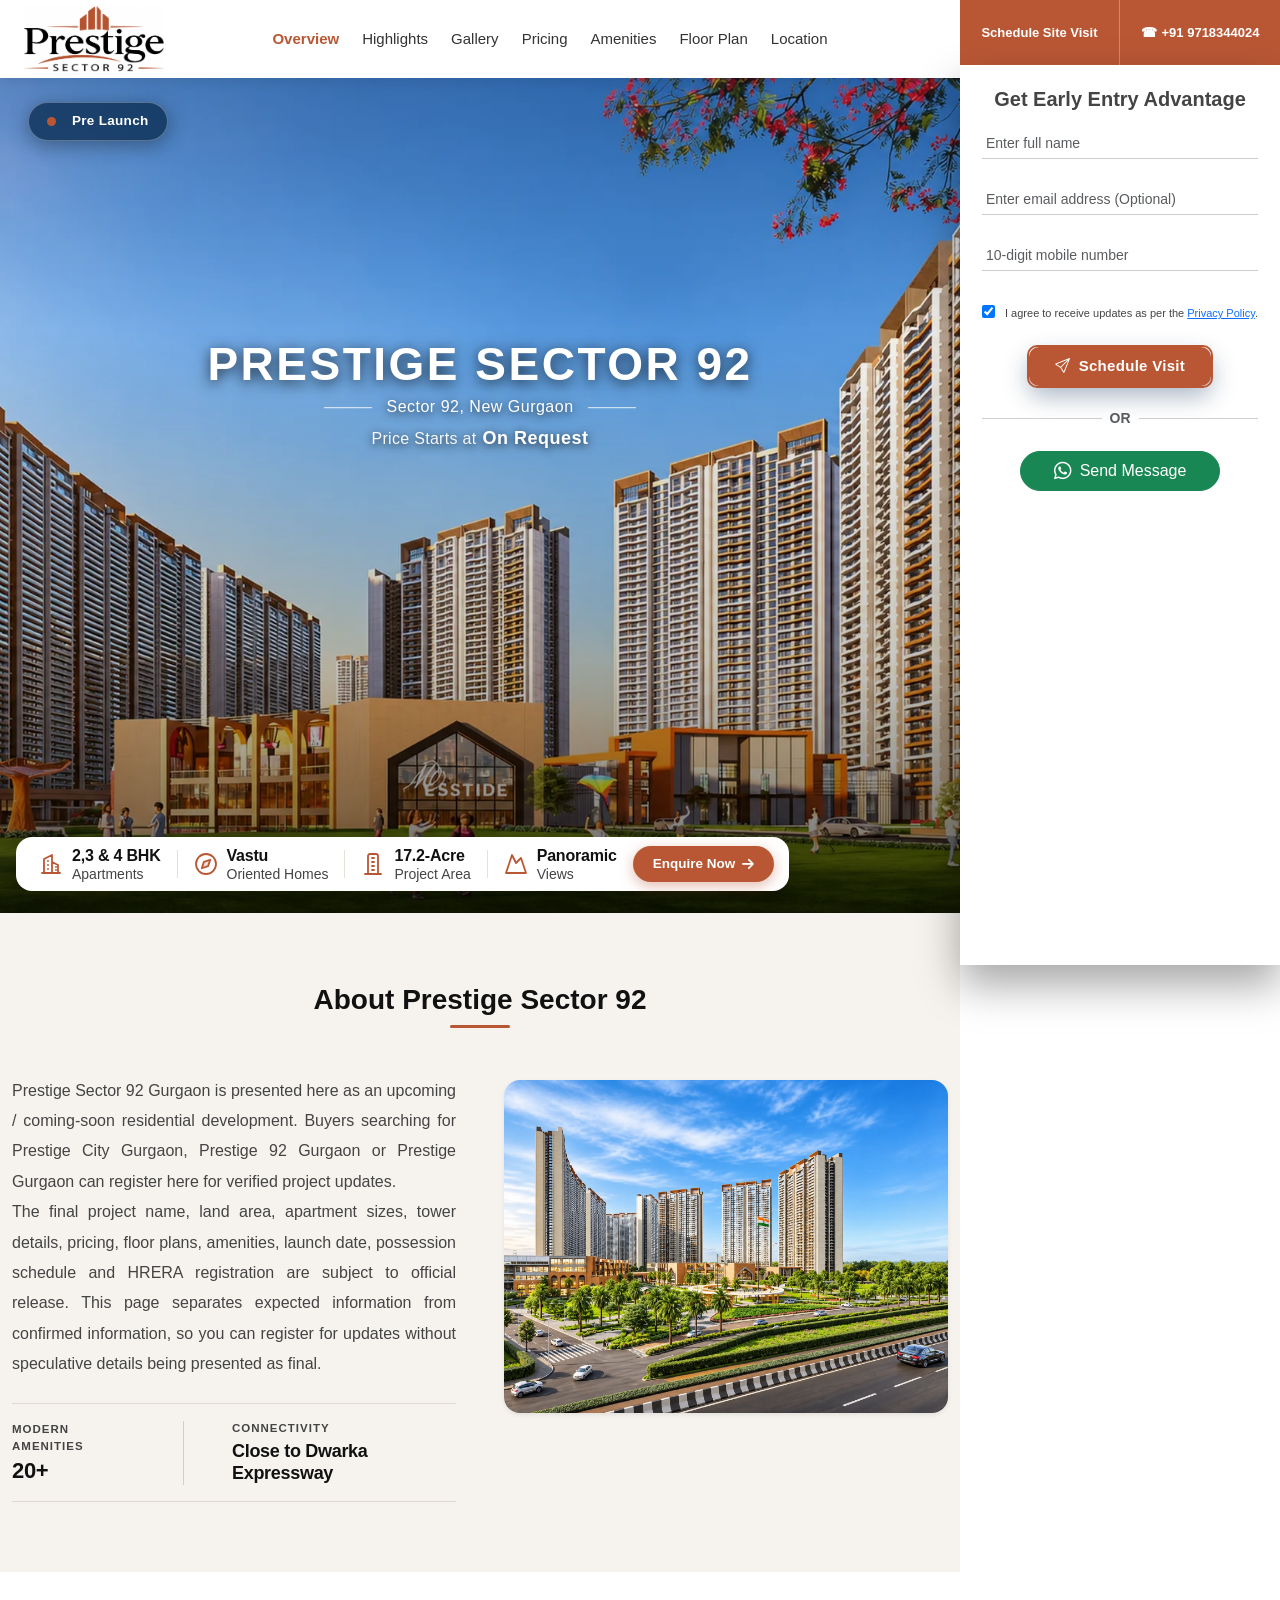
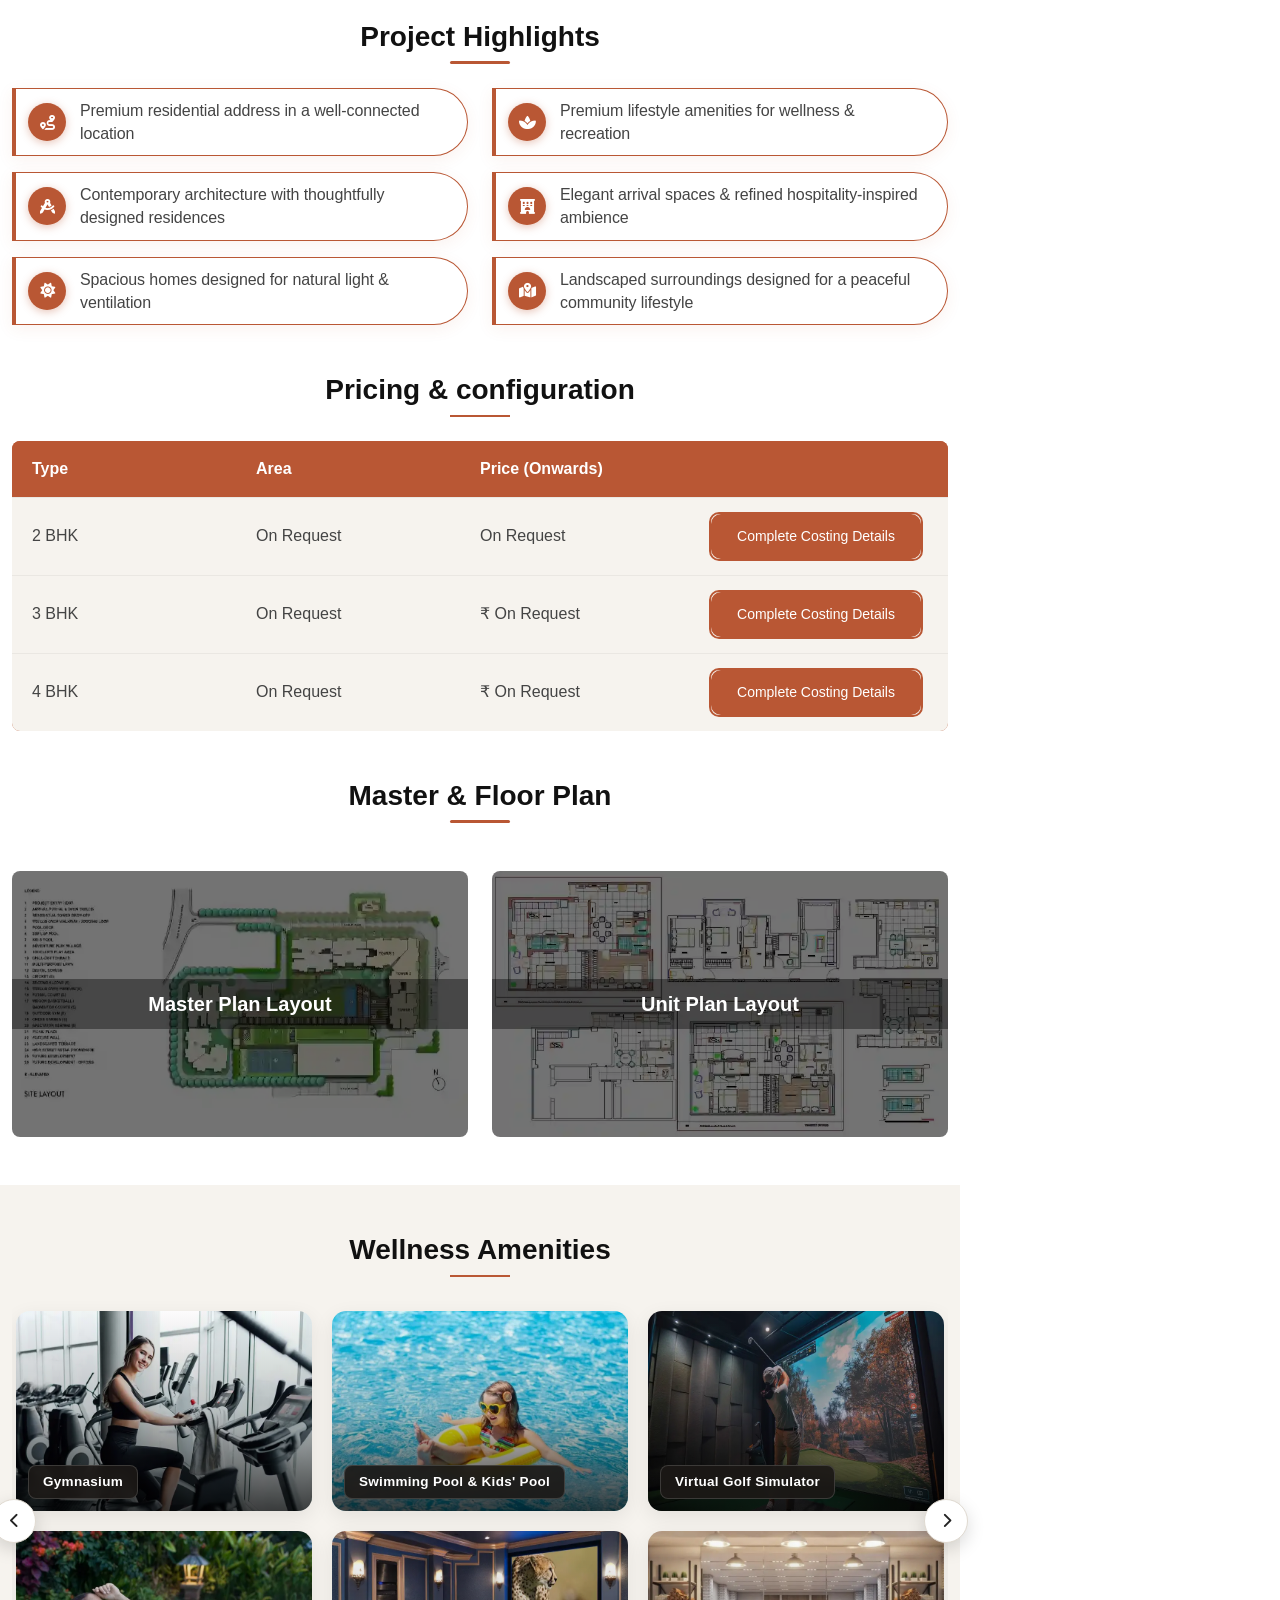
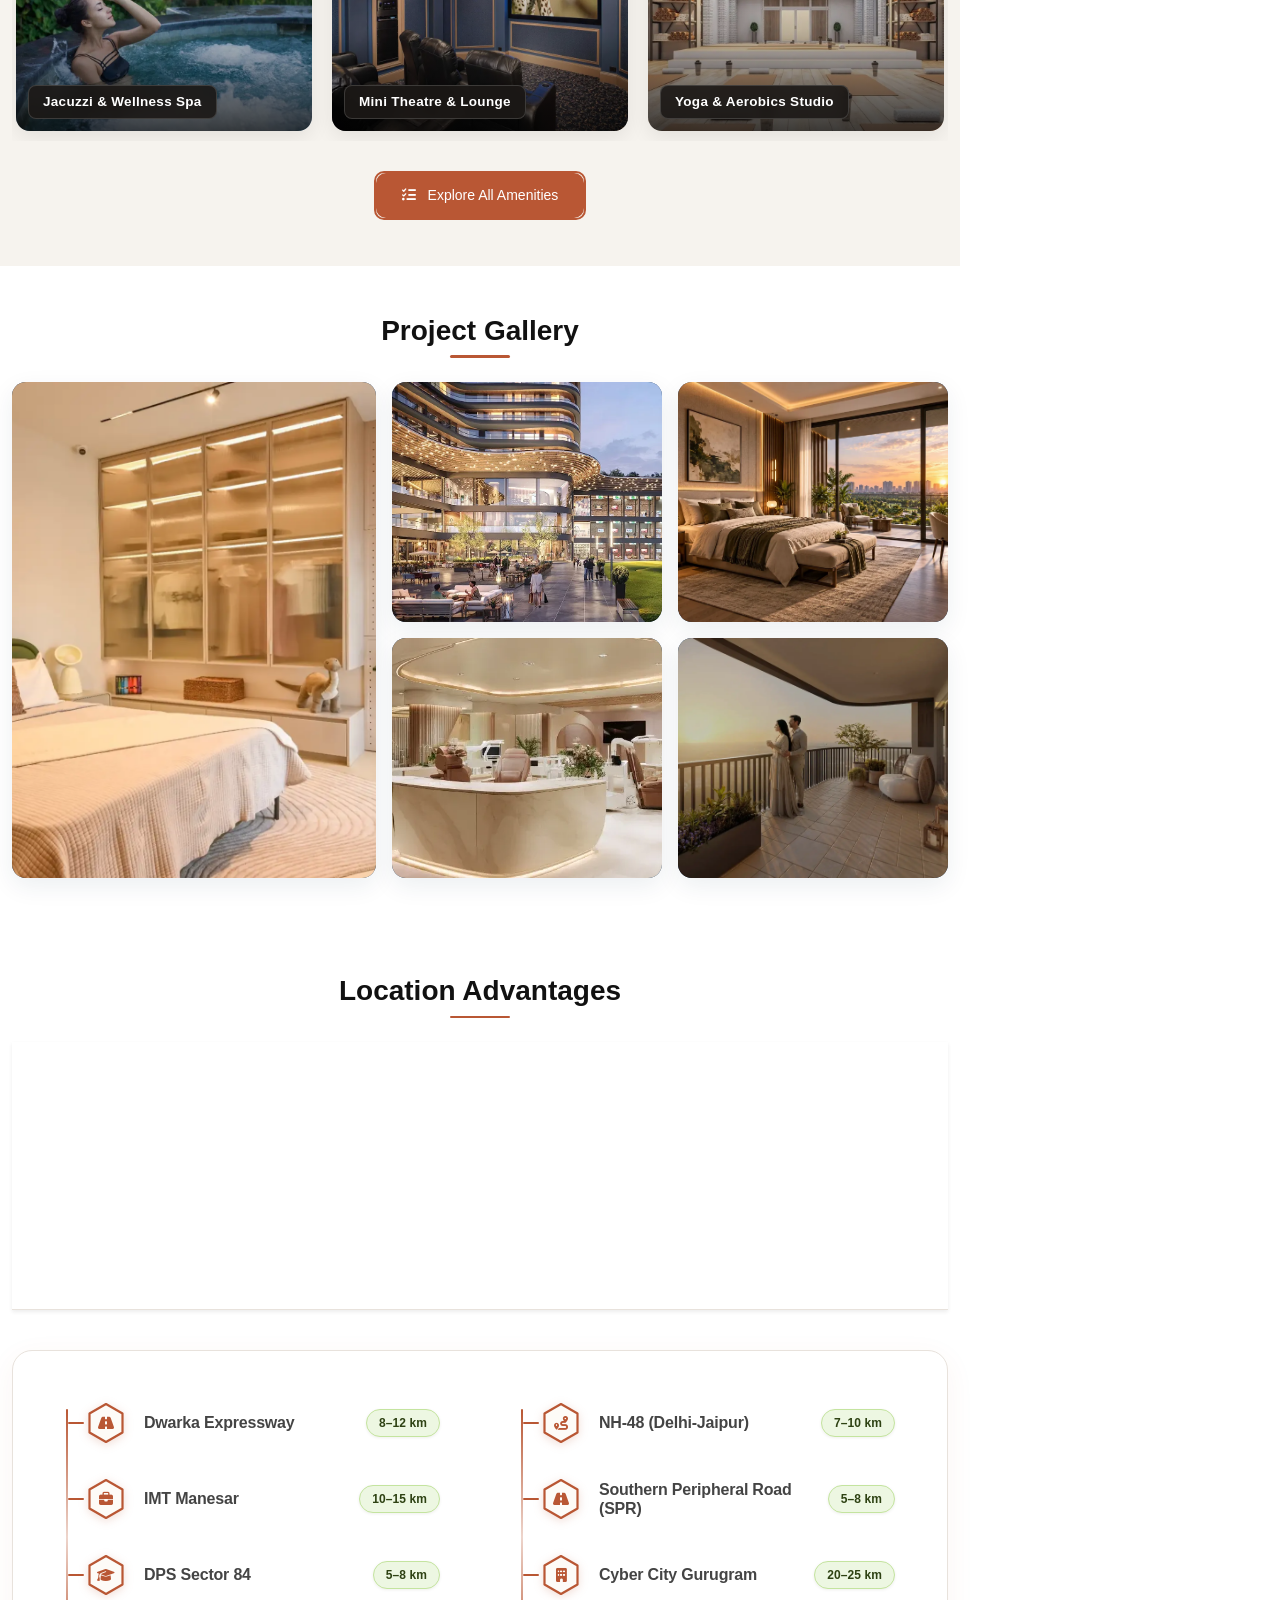
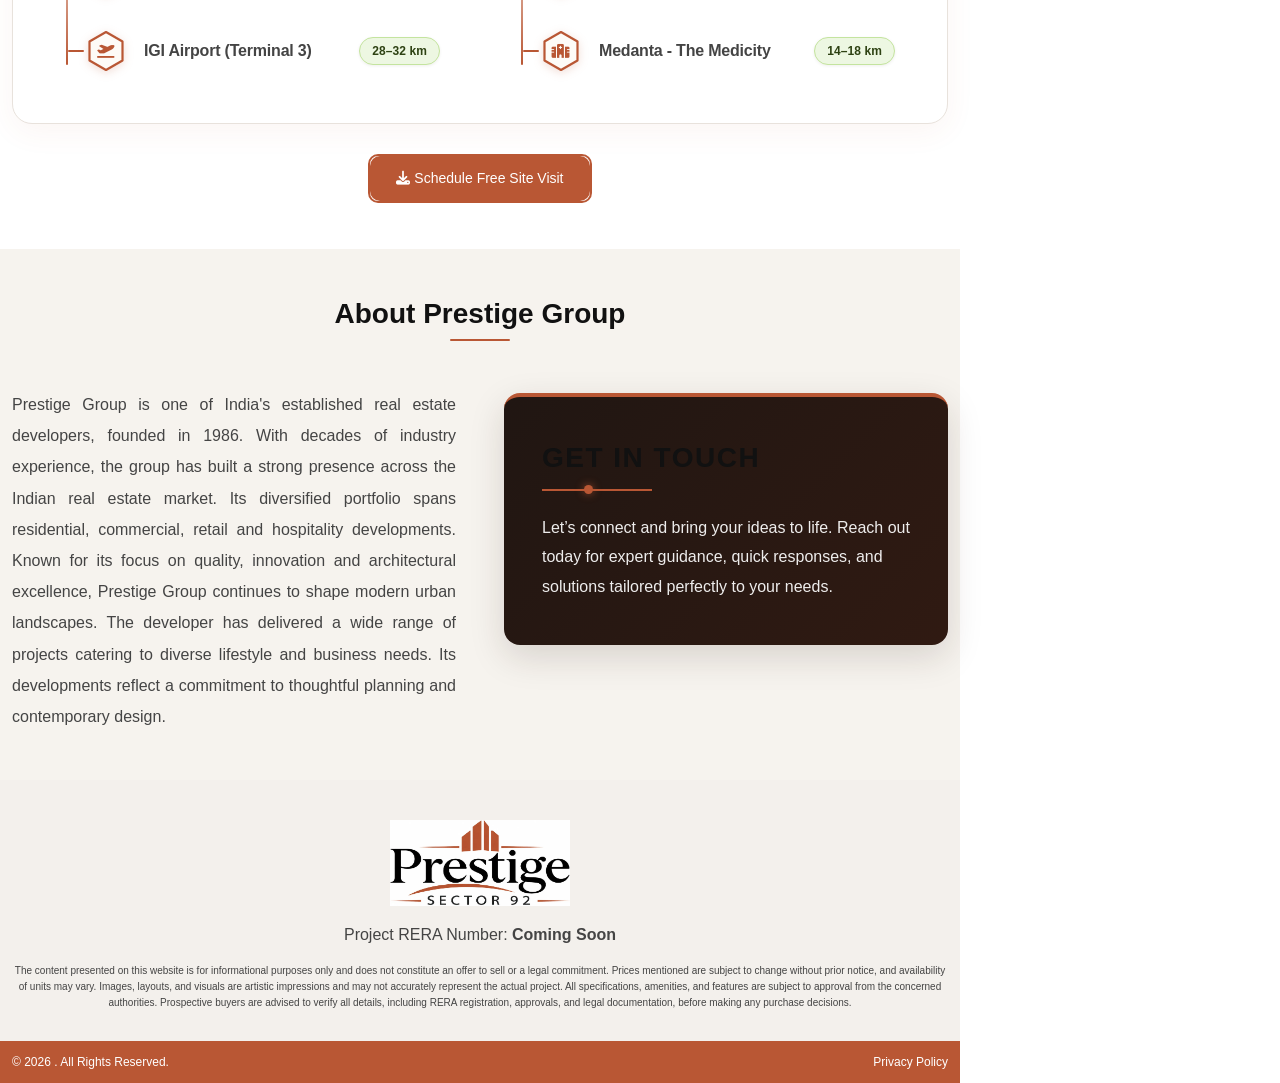
<file: index.html>
<!doctype html>
<html lang="en">
  <head>
    <script>
      window.dataLayer = window.dataLayer || [];
      function gtag() {
        dataLayer.push(arguments);
      }

      // Default consent (required baseline)
      gtag("consent", "default", {
        ad_storage: "denied",
        analytics_storage: "denied",
        ad_user_data: "denied",
        ad_personalization: "denied",
      });
    </script>
    <meta charset="UTF-8" />
    <meta name="viewport" content="width=device-width, initial-scale=1.0" />
    <meta
      http-equiv="Cache-Control"
      content="no-cache, no-store, must-revalidate"
    />
    <meta http-equiv="Pragma" content="no-cache" />
    <meta http-equiv="Expires" content="0" />

    <!-- Project Config & Attribution Tracking -->
    <script src="config.js?v=5.1"></script>
    <script src="formMeta.js?v=2.0"></script>
    <script src="metaData.js?v=1.0"></script>

    <title>Prestige Sector 92 Gurgaon | Luxury Residences</title>
    <meta
      name="description"
      content="Discover Prestige Sector 92 Gurgaon, offering premium 2, 3 & 4 BHK luxury residences with modern architecture, 20+ lifestyle amenities, landscaped green spaces, and prime connectivity to Dwarka Expressway."
    />
    <link rel="canonical" href="https://prestigesector92.co.in/" />
    <meta property="og:title" content="Prestige Sector 92 Gurgaon | Luxury Residences" />
    <meta
      property="og:description"
      content="Discover Prestige Sector 92 Gurgaon, offering premium 2, 3 & 4 BHK luxury residences with modern architecture, 20+ lifestyle amenities, landscaped green spaces, and prime connectivity to Dwarka Expressway."
    />
    <meta property="og:url" content="https://prestigesector92.co.in/" />
    <meta name="twitter:card" content="summary_large_image" />
    <meta name="twitter:title" content="Prestige Sector 92 Gurgaon | Luxury Residences" />
    <meta
      name="twitter:description"
      content="Discover Prestige Sector 92 Gurgaon, offering premium 2, 3 & 4 BHK luxury residences with modern architecture, 20+ lifestyle amenities, landscaped green spaces, and prime connectivity to Dwarka Expressway."
    />
    <meta name="twitter:url" content="https://prestigesector92.co.in/" />

    <link rel="icon" type="image/webp" href="images/favicon/fav.webp" />
    <link rel="shortcut icon" href="images/favicon/fav.webp" />
    <link rel="apple-touch-icon" href="images/favicon/fav.webp" />

    <!-- Font Awesome -->
    <link
      rel="stylesheet"
      href="https://cdnjs.cloudflare.com/ajax/libs/font-awesome/6.5.1/css/all.min.css"
    />
    <!-- Bootstrap 5 -->
    <link
      href="https://cdn.jsdelivr.net/npm/bootstrap@5.3.2/dist/css/bootstrap.min.css"
      rel="stylesheet"
    />
    <!-- Bootstrap 5.3.3 CSS -->
    <link
      href="https://cdn.jsdelivr.net/npm/bootstrap@5.3.3/dist/css/bootstrap.min.css"
      rel="stylesheet"
      integrity="sha384-QWTKZyjpPEjISv5WaRU9OFeRpok6YctnYmDr5pNlyT2bRjXh0JMhjY6hW+ALEwIH"
      crossorigin="anonymous"
    />

    <!-- Bootstrap Icons -->
    <link
      href="https://cdn.jsdelivr.net/npm/bootstrap-icons@1.11.3/font/bootstrap-icons.css"
      rel="stylesheet"
    />
    <style>
      :root {
        /* ================= MASTER THEME COLORS ================= */
        --theme-primary: #b95734;   /* 🟠 Brand Orange (Buttons, Badges, Borders, Highlights) */
        --theme-hover: #09223f;     /* 🔵 Hover Color (Navy Blue for all CTA buttons) */
        --theme-btn-text: #ffffff;  /* ⚪ Button & Badge Text Color (White text inside all buttons/badges) */
        --theme-heading: #0b2d52;   /* 🔷 Section Titles & Headings Color */
        --theme-text: #444444;      /* 📝 Body Text Color */

        /* Compatibility Aliases */
        --blue: var(--theme-heading);
        --gold: var(--theme-primary);
        --green: var(--theme-primary);
        --bs-primary: var(--theme-primary);
        --brand: var(--theme-primary);
        --brand-600: var(--theme-heading);
        --light: #f7f9fb;
        --brand-purple: var(--theme-primary);
        --birla-blue: var(--theme-primary);
      }

      .bounce-arrow {
        /*font-size: 40px;*/
        /*color: #D4AF37; */
        display: inline-block;
        animation: ballBounce 1.2s infinite;
      }

      @keyframes ballBounce {
        0% {
          transform: translateY(-4px);
          animation-timing-function: ease-out;
        }
        40% {
          transform: translateY(4px);
          animation-timing-function: ease-in;
        }
        55% {
          transform: translateY(0px);
          animation-timing-function: ease-out;
        }
        70% {
          transform: translateY(2px);
          animation-timing-function: ease-in;
        }
        85% {
          transform: translateY(1px);
          animation-timing-function: ease-out;
        }
        100% {
          transform: translateY(-4px);
        }
      }

      .text-green {
        color: var(--theme-main-heading, #111111) !important;
      }

      /* RESET */
      * {
        margin: 0;
        padding: 0;
        box-sizing: border-box;
        font-family: Arial, Helvetica, sans-serif;
      }

      body {
        color: var(--theme-text, #444444);
      }
      p, .section-text {
        color: var(--theme-text, #444444);
      }

      /* ================= HEADER ================= */
      @media (max-width: 768px) {
        .menu-wrapper {
          position: absolute;
          top: 60px;
          right: 0;
          background: #fff;
          flex-direction: column;
          width: 100%;
          display: none;
          box-shadow: 0 10px 30px rgba(0, 0, 0, 0.2);
          padding: 30px 10px 30px 20px;
        }
      }
      header {
        position: sticky;
        top: 0;
        background: #fff;
        z-index: 999;
        box-shadow: 0 2px 12px rgba(0, 0, 0, 0.1);
      }
      .container {
        max-width: 1320px !important;
      }
      .header-wrap {
        /*max-width:1200px;*/
        margin: auto;
        display: flex;
        align-items: center;
        justify-content: space-between;
        padding: 5px 20px;
      }
      .logo {
        max-width: 220px !important;
        width: 100%;
        font-size: 22px;
        font-weight: bold;
        margin: 0 auto;
        color: var(--blue);
        display: flex;
        justify-content: center;
        /*filter: brightness(0) saturate(100%)*/
        /*        invert(28%)*/
        /*        sepia(87%)*/
        /*        saturate(458%)*/
        /*        hue-rotate(118deg)*/
        /*        brightness(92%)*/
        /*        contrast(92%);*/
      }
      .logo img {
        max-width: 180px;
      }
      .logo span {
        color: var(--gold);
      }

      @media (min-width: 992px) {
        .header-wrap {
          display: flex;
          align-items: center;
          justify-content: space-between;
          padding: 6px 24px;
        }
        header nav {
          flex: 1;
          display: flex;
          justify-content: center;
          align-items: center;
        }
        nav ul.menu-wrapper {
          display: flex;
          justify-content: center;
          align-items: center;
          gap: clamp(14px, 1.8vw, 26px);
          margin: 0;
          padding: 0;
          list-style: none;
        }
      }
      nav a,
      .menu-wrapper a {
        text-decoration: none;
        color: #333;
        font-size: 15px;
        font-weight: 500;
        white-space: nowrap;
        transition: color 0.2s ease;
      }
      nav a:hover,
      nav a.fw-bold,
      .menu-wrapper a:hover,
      .menu-wrapper a.fw-bold {
        color: var(--primary, #b95734);
      }
      .menu-wrapper a i,
      nav a i {
        display: none !important;
      }

      .brochure-btn a {
        position: relative;
        padding: 8px 18px;
        border-radius: 10px;
        background: linear-gradient(
          90deg,
          var(--brand-purple),
          var(--birla-blue),
          var(--brand-purple)
        );

        background-size: 300% 100%;
        animation: waveMix 4s ease-in-out infinite;
        color: #fff;
        overflow: hidden;
      }
      .brochure-btn a::before {
        content: "";
        position: absolute;
        inset: -2px;
        border: 2px solid var(--button);
        border-radius: inherit;
        animation: orbit 3s linear infinite;
      }

      @keyframes orbit {
        0% {
          clip-path: polygon(0 0, 100% 0, 100% 6%, 0 6%);
        }
        25% {
          clip-path: polygon(94% 0, 100% 0, 100% 100%, 94% 100%);
        }
        50% {
          clip-path: polygon(0 94%, 100% 94%, 100% 100%, 0 100%);
        }
        75% {
          clip-path: polygon(0 0, 6% 0, 6% 100%, 0 100%);
        }
        100% {
          clip-path: polygon(0 0, 100% 0, 100% 6%, 0 6%);
        }
      }

      /* HAMBURGER */
      .hamburger {
        display: none;
        font-size: 22px;
        cursor: pointer;
      }

      /* ================= HERO ================= */
      .hero {
        display: flex;
        min-height: 100vh;
        position: relative;
      }
      @media (max-width: 768px) {
        .hero,
        .hero-left {
          height: 35vh !important;
          min-height: 35vh !important;
        }
        .hero {
          display: flex;
          position: relative;
        }
        .header-wrap {
          padding: 4px 20px;
        }
      }

      /* LEFT */
      .hero-left {
        flex: 1;
        position: relative;
        overflow: hidden;
        width: 100%;
        height: 100vh;
      }

      .hero-left img {
        position: absolute;
        inset: 0;
        width: 100%;
        height: 100%;
        object-fit: cover;
        opacity: 0;
        transition: opacity 1s ease;
      }

      .hero-left img.active {
        opacity: 1;
      }
      /* LEFT CTA */
      /* LEFT CTA */
      .hero-cta {
        position: absolute;
        top: 45%;
        left: 8px;
        transform: translateY(-50%);
        /*background:#fff;*/
        width: 310px;
        border-radius: 0px;
        overflow: hidden;
        box-shadow: none !important;
      }
      .hero-cta h3 {
        color: var(--green);
        font-size: 24px;
        text-transform: uppercase;
      }
      @media (max-width: 991px) {
        .hero-cta {
          width: 100% !important;
          margin: 0 auto;
        }
      }
      .hero-cta .head {
        color: #fff;
        text-align: center;
        padding: 10px;
        font-weight: bold;

        /* Animated gradient mix */
        background: linear-gradient(
          90deg,
          var(--brand-purple),
          var(--birla-blue),
          var(--brand-purple)
        );

        background-size: 300% 100%;
        animation: waveMix 2s ease-in-out infinite;
      }
      @keyframes waveMix {
        0% {
          background-position: 100% 50%;
        }
        60% {
          background-position: 0% 50%;
        }
        100% {
          background-position: 100% 50%;
        }
      }

      .hero-cta .body {
        padding: 16px 14px 20px 14px;
        border: none !important;
        width: 95%;
        margin: 0 auto;
        margin-top: 0px;
        border-radius: 20px;
        background-color: white;
        box-shadow: none !important;
      }
      .hero-cta ul {
        list-style: none;
        margin: 12px 0;
        background: linear-gradient(
          90deg,
          var(--brand-purple),
          var(--birla-blue),
          var(--brand-purple)
        );

        background-size: 300% 100%;
        animation: waveMix 4s ease-in-out infinite;
        border-radius: 5px;
        border: var(--button);
        padding: 5px;
      }
      .hero-cta li {
        font-size: 12px;
        margin-bottom: 8px;
        border-bottom: 1px solid white;
        padding: 5px;
        color: white;
        text-align: center;
      }
      .hero-cta li i {
        color: white;
        margin-right: 6px;
      }
      .hero-cta li:last-child {
        border-bottom: none;
        margin-bottom: 0;
      }
      .price {
        text-align: center;
        font-size: 14.5px;
        color: #0b2d52;
        font-weight: 700;
        margin: 14px 0 16px 0;
        letter-spacing: 0.2px;
      }
      .price-prefix {
        color: #555555;
        font-weight: 600;
        font-size: 14px;
      }
      .price .price-bling-anim-mobile {
        font-size: 24px;
        font-weight: 800;
        color: var(--green);
        margin-left: 4px;
        vertical-align: middle;
      }
      .orbit-btn,
      .btn-primary {
        position: relative;
        display: inline-block;
        padding: 12px 26px;
        border-radius: 10px !important;
        background: linear-gradient(
          90deg,
          var(--brand-purple),
          var(--birla-blue),
          var(--brand-purple)
        );

        background-size: 300% 100%;
        animation: waveMix 4s ease-in-out infinite;
        color: #fff;
        border: none;
        font-size: 14px;
        cursor: pointer;
        width: auto;
        margin: 0 auto;
        /*overflow:hidden;*/
      }
      .orbit-btn {
        transition: all 0.3s ease;
      }
      /* Global button hover matching right-side form submit button (#09223f) */
      .orbit-btn:not(.whatsapp):not(.btn-success):not(.plan-btn):hover,
      .btn-primary:not(.whatsapp):not(.btn-success):hover,
      .hero-bar-btn:hover,
      .btn-brochure:hover {
        background: var(--theme-hover, #09223f) !important;
        box-shadow: 0 14px 35px rgba(11, 45, 82, 0.45) !important;
        color: #ffffff !important;
        border-color: var(--theme-hover, #09223f) !important;
        transform: translateY(-2px);
      }
      .orbit-btn:not(.whatsapp):not(.btn-success):not(.plan-btn):hover *,
      .btn-primary:not(.whatsapp):not(.btn-success):hover *,
      .hero-bar-btn:hover *,
      .btn-brochure:hover * {
        color: #ffffff !important;
      }

      /* center */
      .center-btn {
        display: block;
        margin: 0 auto;
      }

      /* animated border */
      .orbit-btn::before {
        content: "";
        position: absolute;
        inset: -2px;
        border-radius: inherit;
        border: 2px solid var(--gold);
        animation: orbit 3s linear infinite;
        pointer-events: none;
        z-index: 1;
        /*cursor: pointer;*/
      }
      .btn-primary::before {
        content: "";
        position: absolute;
        inset: -2px;
        border-radius: inherit;
        border: 2px solid var(--gold);
        animation: orbit 3s linear infinite;
        pointer-events: none;
        z-index: 1;
        /*cursor: pointer;*/
      }

      /* text above border */
      .btn-primary span {
        position: relative;
        z-index: 2;
      }
      .rs-lead-form .bi {
        color: white;
      }
      /* text above border */
      .orbit-btn span {
        position: relative;
        z-index: 2;
      }

      /* RIGHT FORM */
      .hero-form {
        position: sticky !important;
        top: 40px; /* distance from top when sticking */
        z-index: 10;
        width: 100%;
        align-self: center; /* vertical center */
        margin-right: 30px;
        background: #fff;
        padding: 22px;
        border-radius: 0px;
        box-shadow: 0 20px 40px rgba(0, 0, 0, 0.35);
        z-index: 5;
        min-height: 100vh;
      }

      .hero-form h3 {
        text-align: center;
        margin-bottom: 18px;
        /* font-size:18px!important; */
      }

      .hero-form input {
        /*width:100%;*/
        padding: 12px;
        margin-bottom: 10px;
        /*border-radius:8px;*/
        border: 1px solid #ccc;
      }

      .desktop {
        display: block !important;
      }
      .mobile {
        display: none !important;
      }

      /* ================= MOBILE ================= */
      @media (max-width: 991px) {
        nav ul {
          position: absolute;
          top: 65px;
          right: 0;
          background: #fff;
          flex-direction: column;
          width: 220px;
          display: none;
          box-shadow: 0 10px 30px rgba(0, 0, 0, 0.2);
        }
        nav ul.show {
          display: flex;
        }
        .hamburger {
          display: block;
        }
        .nav ul li {
          display: flex;
          align-items: center;
        }

        .hero {
          flex-direction: column;
          height: auto !important;
          min-height: auto !important;
        }
        .hero-cta {
          position: relative;
          top: auto;
          left: auto;
          transform: none;
          margin: 0px auto !important;
          width: 350px;
          display: flex;
          flex-direction: column;
          justify-content: center;
          box-shadow: none !important;
        }
        .hero-form {
          width: 95%;
          margin: 20px;
        }
        .hero-left {
          height: 35vh !important;
          min-height: 35vh !important;
        }
        .hero-form {
          min-height: 30vh;
        }

        .desktop {
          display: none !important;
        }
        .mobile {
          display: block !important;
        }
        .mobile.d-flex {
          display: flex !important;
        }
        .hero-cta .body {
          margin-top: 0px !important;
          padding-top: 4px !important;
        }
        .mobile-hero-title {
          margin-top: 0 !important;
          margin-bottom: 2px !important;
          color: var(--theme-main-heading, #111111) !important;
        }
        .mobile-hero-location {
          color: var(--theme-sub-heading, #666666) !important;
        }
      }

      @media (min-width: 992px) {
        .w-lg-75 {
          width: 75% !important;
        }
        .w-lg-25 {
          width: 25% !important;
        }
      }

      @media (max-width: 991px) {
        .top-cta-bar {
          display: none !important;
        }
      }

      /* Top CTA Bar in Fixed Sidebar */
      .top-cta-bar {
        display: flex !important;
        align-items: stretch !important;
        justify-content: space-between !important;
        width: 100% !important;
        max-width: 100% !important;
        height: 65px !important;
        min-height: 65px !important;
        box-sizing: border-box !important;
        background: var(--theme-primary, #b95734) !important;
        color: #fff !important;
        font-family: Arial, sans-serif !important;
        font-weight: 600 !important;
        line-height: 1 !important;
        overflow: hidden !important;
        border-radius: 0 !important;
        box-shadow: none !important;
      }

      .top-cta-bar .cta-bar-btn {
        flex: 1 1 50% !important;
        min-width: 0 !important;
        height: 100% !important;
        display: flex !important;
        align-items: center !important;
        justify-content: center !important;
        text-align: center !important;
        color: #fff !important;
        text-decoration: none !important;
        white-space: nowrap !important;
        box-sizing: border-box !important;
        transition:
          background 0.2s ease,
          opacity 0.2s ease !important;
      }

      .top-cta-bar .cta-bar-btn:hover {
        background: rgba(0, 0, 0, 0.15) !important;
        color: #fff !important;
      }

      .top-cta-bar .cta-bar-btn:first-child {
        border-right: 1px solid rgba(255, 255, 255, 0.3) !important;
      }

      @media (min-width: 1400px) {
        .top-cta-bar {
          font-size: 14px !important;
        }
        .top-cta-bar .cta-bar-btn {
          height: 100% !important;
          padding: 0 8px !important;
          gap: 6px !important;
        }
      }

      @media (max-width: 1399px) and (min-width: 1100px) {
        .top-cta-bar {
          font-size: 13px !important;
        }
        .top-cta-bar .cta-bar-btn {
          height: 100% !important;
          padding: 0 6px !important;
          gap: 5px !important;
        }
      }

      @media (max-width: 1099px) {
        .top-cta-bar {
          font-size: 11.5px !important;
        }
        .top-cta-bar .cta-bar-btn {
          height: 100% !important;
          padding: 0 4px !important;
          gap: 3px !important;
        }
      }

      /* ================= HERO REDESIGN (DESKTOP) ================= */
      @media (min-width: 992px) {
        .hero {
          min-height: calc(100vh - 65px) !important;
          height: calc(100vh - 65px) !important;
        }
        .hero-left {
          height: calc(100vh - 65px) !important;
          min-height: 560px !important;
        }
      }

      /* Hero Vignette Overlay */
      .hero-left-overlay {
        position: absolute;
        inset: 0;
        background: linear-gradient(
          180deg,
          rgba(11, 45, 82, 0.28) 0%,
          rgba(0, 0, 0, 0.04) 30%,
          rgba(0, 0, 0, 0.22) 70%,
          rgba(0, 0, 0, 0.6) 100%
        );
        pointer-events: none;
        z-index: 2;
      }

      /* Hero Top Badges (Left & Right Ends) */
      .hero-top-badges {
        position: absolute;
        top: 24px;
        left: 28px;
        right: 28px;
        display: flex;
        justify-content: space-between;
        align-items: center;
        z-index: 6;
        pointer-events: none;
      }

      .hero-top-badge {
        display: inline-flex;
        align-items: center;
        gap: 8px;
        background: rgba(11, 45, 82, 0.78);
        backdrop-filter: blur(10px);
        -webkit-backdrop-filter: blur(10px);
        color: #ffffff;
        padding: 8px 18px;
        border-radius: 50px;
        border: 1px solid rgba(255, 255, 255, 0.28);
        box-shadow: 0 4px 20px rgba(0, 0, 0, 0.35);
        font-family: "Poppins", sans-serif;
        font-size: 13.5px;
        font-weight: 600;
        letter-spacing: 0.3px;
        pointer-events: auto;
        transition:
          transform 0.25s ease,
          box-shadow 0.25s ease;
      }

      .hero-top-badge:hover {
        transform: translateY(-2px);
        box-shadow: 0 6px 24px rgba(0, 0, 0, 0.45);
      }

      .hero-status-badge .pulse-dot {
        width: 9px;
        height: 9px;
        border-radius: 50%;
        background-color: var(--theme-primary, #f28743) !important;
        box-shadow: 0 0 0 0 rgba(242, 135, 67, 0.75);
        animation: pulse-orange 1.8s infinite;
        display: inline-block;
      }

      @keyframes pulse-orange {
        0% {
          transform: scale(0.95);
          box-shadow: 0 0 0 0 rgba(242, 135, 67, 0.75);
        }
        70% {
          transform: scale(1);
          box-shadow: 0 0 0 8px rgba(242, 135, 67, 0);
        }
        100% {
          transform: scale(0.95);
          box-shadow: 0 0 0 0 rgba(242, 135, 67, 0);
        }
      }

      .hero-price-badge {
        background: linear-gradient(
          135deg,
          rgba(185, 87, 52, 0.92) 0%,
          rgba(148, 58, 24, 0.95) 100%
        );
        border: 1px solid rgba(255, 255, 255, 0.45);
        box-shadow:
          0 4px 20px rgba(185, 87, 52, 0.45),
          inset 0 1px 1px rgba(255, 255, 255, 0.4);
      }

      .hero-top-badge .badge-title {
        color: rgba(255, 255, 255, 0.85);
        font-weight: 500;
      }

      .hero-top-badge .badge-value {
        color: #ffffff;
        font-weight: 700;
      }

      @media (max-width: 991px) {
        .hero-top-badges {
          top: 14px;
          left: 14px;
          right: 14px;
        }
        .hero-top-badge {
          padding: 5px 12px;
          font-size: 11px;
          gap: 5px;
        }
        .hero-status-badge .pulse-dot {
          width: 7px;
          height: 7px;
        }
      }

      @media (max-width: 420px) {
        .hero-top-badges {
          top: 10px;
          left: 10px;
          right: 10px;
        }
        .hero-top-badge {
          padding: 4px 9px;
          font-size: 10px;
          gap: 4px;
        }
      }

      /* Desktop Center Branding */
      .hero-center-overlay {
        position: absolute;
        top: 38%;
        left: 50%;
        transform: translate(-50%, -50%);
        text-align: center;
        z-index: 5;
        width: 100%;
        max-width: 820px;
        padding: 0 20px;
        pointer-events: none;
      }

      .hero-brand-title {
        color: #ffffff;
        font-size: 46px;
        font-weight: 800;
        letter-spacing: 2.5px;
        text-transform: uppercase;
        font-family: "Poppins", sans-serif;
        margin: 0 0 6px 0;
        text-shadow: 0 3px 14px rgba(0, 0, 0, 0.75);
        line-height: 1.1;
      }

      .hero-center-content {
        display: flex;
        flex-direction: column;
        align-items: center;
        justify-content: center;
      }

      .hero-brand-sub {
        display: flex;
        align-items: center;
        justify-content: center;
        gap: 14px;
        width: 100%;
        margin-bottom: 12px;
      }

      .hero-brand-line {
        display: inline-block;
        width: 48px;
        height: 1px;
        background: rgba(255, 255, 255, 0.85);
      }

      .hero-brand-text {
        color: #ffffff;
        font-size: 16px;
        font-weight: 500;
        letter-spacing: 0.5px;
        font-family: "Poppins", sans-serif;
        text-shadow: 0 2px 8px rgba(0, 0, 0, 0.75);
      }

      .hero-badge-pill {
        display: inline-flex;
        align-items: center;
        gap: 6px;
        background: transparent !important;
        color: #ffffff;
        font-size: 16px;
        font-weight: 500;
        letter-spacing: 0.3px;
        font-family: "Poppins", sans-serif;
        padding: 0;
        margin-top: -6px;
        border: none !important;
        box-shadow: none !important;
        text-shadow: 0 2px 8px rgba(0, 0, 0, 0.8) !important;
        cursor: default;
        pointer-events: auto;
      }

      .hero-badge-pill .hero-price-prefix {
        color: rgba(255, 255, 255, 0.95);
        font-weight: 500;
        font-size: 16px;
        text-shadow: 0 2px 8px rgba(0, 0, 0, 0.8);
      }

      .hero-badge-pill .blinking-price {
        font-weight: 700;
        font-size: 18px;
        color: #ffffff;
        text-shadow: 0 2px 8px rgba(0, 0, 0, 0.8);
      }

      /* Sharp Pure White Price On-Off Blinking Effect (Matching Current Project) */
      @keyframes priceBlinkOnOff {
        0%, 49% {
          opacity: 1;
          visibility: visible;
        }
        50%, 100% {
          opacity: 0;
          visibility: hidden;
        }
      }

      .blinking-price,
      .price-bling-anim {
        display: inline-block;
        font-size: 18px;
        font-weight: 800;
        letter-spacing: 0.5px;
        animation: priceBlinkOnOff 1s infinite;
        color: #ffffff !important;
        text-shadow: none !important;
        will-change: opacity, visibility;
      }

      @media (prefers-reduced-motion: reduce) {
        .blinking-price,
        .price-bling-anim {
          animation: none;
          opacity: 1;
          visibility: visible;
        }
      }

      /* Desktop Sleek Bottom Floating Bar (Thin & Compact) */
      .hero-bottom-bar-wrapper {
        position: absolute;
        bottom: 22px;
        left: 0;
        right: 0;
        display: flex;
        justify-content: center;
        padding: 0 16px;
        z-index: 5;
      }

      .hero-bottom-bar {
        background: #ffffff;
        border-radius: 16px;
        padding: 8px 14px 8px 22px;
        display: inline-flex;
        align-items: center;
        gap: 16px;
        box-shadow: 0 10px 30px rgba(0, 0, 0, 0.32);
        border: 1px solid rgba(255, 255, 255, 0.95);
        box-sizing: border-box;
      }

      .hero-bar-item {
        display: flex;
        align-items: center;
        gap: 9px;
      }

      .hero-bar-icon {
        display: flex;
        align-items: center;
        justify-content: center;
        flex-shrink: 0;
      }

      .hero-bar-info {
        display: flex;
        flex-direction: column;
        line-height: 1.15;
      }

      .hero-bar-title {
        color: #111111;
        font-weight: 700;
        font-size: 16px;
        font-family: "Poppins", sans-serif;
        letter-spacing: -0.2px;
      }

      .hero-bar-sub {
        color: #444444;
        font-weight: 500;
        font-size: 14px;
        font-family: "Poppins", sans-serif;
      }

      .hero-bar-divider {
        width: 1px;
        height: 28px;
        background: #e5e0d8;
        flex-shrink: 0;
      }

      .hero-bar-btn {
        background: var(--theme-primary, #b95734) !important;
        color: #ffffff;
        border: none;
        border-radius: 50px;
        padding: 8px 20px;
        font-size: 13.5px;
        font-weight: 600;
        font-family: "Poppins", sans-serif;
        cursor: pointer;
        white-space: nowrap;
        display: flex;
        align-items: center;
        gap: 7px;
        box-shadow: 0 4px 14px rgba(185, 87, 52, 0.4);
        transition: all 0.25s ease;
        flex-shrink: 0;
      }

      .hero-bar-btn:hover {
        background: var(--theme-hover, #09223f) !important;
        transform: translateY(-2px);
        box-shadow: 0 14px 35px rgba(11, 45, 82, 0.45) !important;
        color: #ffffff !important;
      }

      @media (max-width: 1200px) and (min-width: 992px) {
        .hero-bottom-bar {
          gap: 10px;
          padding: 6px 10px 6px 14px;
        }
        .hero-bar-title {
          font-size: 12px;
        }
        .hero-bar-sub {
          font-size: 10.5px;
        }
        .hero-bar-btn {
          padding: 7px 15px;
          font-size: 12.5px;
        }
        .hero-brand-title {
          font-size: 38px;
        }
      }

      @media (max-width: 991px) {
        .hero-center-overlay,
        .hero-bottom-bar-wrapper,
        .hero-left-overlay {
          display: none !important;
        }
      }
    
      /* Location Circuit Distance Pill Badge (Matching Screenshot Style) */
      .circuit-distance-badge {
        background: #edf7e2;
        color: #2e4213;
        border: 1px solid #c4e49f;
        font-size: 12px;
        font-weight: 700;
        padding: 4px 12px;
        border-radius: 50px;
        white-space: nowrap;
        flex-shrink: 0;
        display: inline-flex;
        align-items: center;
        gap: 3px;
        margin-left: 10px;
        box-shadow: 0 1px 3px rgba(46, 66, 19, 0.08);
        font-family: "Poppins", sans-serif;
        letter-spacing: 0.1px;
        transition: transform 0.2s ease, box-shadow 0.2s ease;
      }

      .circuit-distance-badge .badge-km {
        font-weight: 800;
        color: #20330d;
      }

      .circuit-distance-badge .badge-time {
        font-weight: 600;
        color: #3b541a;
      }

      .circuit-btn:hover .circuit-distance-badge {
        transform: scale(1.04);
        box-shadow: 0 2px 6px rgba(46, 66, 19, 0.15);
      }

      @media (max-width: 576px) {
        .circuit-distance-badge {
          padding: 3px 8px;
          font-size: 11px;
          margin-left: 6px;
        }
      }

      /* Mobile Price ON/OFF Blink (Matching Desktop Hero) */
      @keyframes priceBlinkTerracotta {
        0%, 49% {
          opacity: 1;
          visibility: visible;
        }
        50%, 100% {
          opacity: 0;
          visibility: hidden;
        }
      }

      .price-bling-anim-mobile {
        display: inline-block;
        animation: priceBlinkTerracotta 1s infinite;
        color: var(--green);
        font-weight: 700;
        will-change: opacity, visibility;
      }

      @media (prefers-reduced-motion: reduce) {
        .price-bling-anim-mobile {
          animation: none;
          opacity: 1;
          visibility: visible;
        }
      }

      /* Mobile USP Grid (Replacing terracotta checkmark box) - 1 line me 1 */
      .mobile-usp-grid {
        display: flex;
        flex-direction: column;
        gap: 8px;
        background: #fdfbf7;
        border: 1px solid #ebdcd3;
        border-radius: 14px;
        padding: 12px 14px;
        margin: 16px 0;
        box-shadow: none !important;
        text-align: left;
      }

      .mobile-usp-item {
        display: flex;
        align-items: center;
        gap: 10px;
        padding-bottom: 6px;
      }

      .mobile-usp-item:not(:last-child) {
        border-bottom: 1px solid #f2e7e1;
      }

      .mobile-usp-icon {
        flex-shrink: 0;
        display: flex;
        align-items: center;
        justify-content: center;
      }

      .mobile-usp-info {
        display: flex;
        align-items: baseline;
        flex-wrap: wrap;
        gap: 6px;
        line-height: 1.3;
      }

      .mobile-usp-title {
        font-size: 13px;
        font-weight: 700;
        color: #111111;
        font-family: "Poppins", sans-serif;
        letter-spacing: -0.2px;
      }

      .mobile-usp-sub {
        font-size: 14px;
        font-weight: 500;
        color: #555555;
        font-family: "Poppins", sans-serif;
      }
</style>
    <!-- Google Tag Manager -->
    <script>
      (function (w, d, s, l, i) {
        w[l] = w[l] || [];
        w[l].push({ "gtm.start": new Date().getTime(), event: "gtm.js" });
        var f = d.getElementsByTagName(s)[0],
          j = d.createElement(s),
          dl = l != "dataLayer" ? "&l=" + l : "";
        j.async = true;
        j.src = "https://www.googletagmanager.com/gtm.js?id=" + i + dl;
        f.parentNode.insertBefore(j, f);
      })(
        window,
        document,
        "script",
        "dataLayer",
        window.GTM_ID || "GTM-575H8R87",
      );
    </script>
    <!-- End Google Tag Manager -->
  </head>

  <body>
    <!-- Google Tag Manager (noscript) -->
    <noscript
      ><iframe
        src="https://www.googletagmanager.com/ns.html?id=GTM-575H8R87"
        height="0"
        width="0"
        style="display: none; visibility: hidden"
      ></iframe
    ></noscript>
    <!-- End Google Tag Manager (noscript) -->

    <!-- ================= HEADER ================= -->

    <!--parent div start-->
    <div class="d-flex flex-nowrap w-100">
      <!--child div 1 start-->
      <div class="w-100 w-lg-75">
        <header>
          <div class="header-wrap container">
            <div class="d-flex align-items-center justify-content-start">
              <img
                class=""
                style="width: 140px"
                src="images/logo/logo.webp"
                alt="Logo"
                loading="lazy"
              />
            </div>

            <nav>
              <ul id="menu" class="menu-wrapper py-3 m-0">
                <!--<li><a href="#overview"><i class="fa-solid fa-circle-info"></i> Overview</a></li>-->
                <li>
                  <a href="#overview" class="fw-bold">Overview</a>
                </li>
                <li>
                  <a href="#highlights">Highlights</a>
                </li>
                <li>
                  <a href="#gallery">Gallery</a>
                </li>
                <li>
                  <a href="#pricing">Pricing</a>
                </li>
                <li>
                  <a href="#amenities">Amenities</a>
                </li>
                <li>
                  <a href="#floor-plan">Floor Plan</a>
                </li>
                <li>
                  <a href="#location">Location</a>
                </li>
                <!--<li><a href="#About"><i class="fa-solid fa-location-dot"></i> About</a></li>-->
                <!--<li class="brochure-btn mb-3 mb-lg-0" data-bs-toggle="modal" data-bs-target="#leadModal">-->
                <!--  <a href="#" class="py-2 py-lg-3" data-bs-toggle="modal" data-bs-target="#leadModal"><i class="bounce-arrow fa-solid text-white fa-download"  ></i> Download Brochure</a>-->
                <!--</li>-->
              </ul>
              <div class="hamburger" id="hamburger">
                <i class="fa-solid fa-bars"></i>
              </div>
            </nav>
          </div>
        </header>
        <!-- ================= HERO ================= -->
        <section class="hero">
          <!-- LEFT SIDE -->
          <div class="hero-left">
            <img
              src="images/hero/banner1.webp"
              class="active"
              alt="Pool Landscape"
            />
            <img src="images/hero/banner2.webp" alt="Luxury Living" />

            <!-- Soft Vignette Overlay for Crisp Contrast -->
            <div class="hero-left-overlay desktop"></div>

            <!-- Top End Badges (Left) -->
            <div class="hero-top-badges">
              <div class="hero-top-badge hero-status-badge">
                <span class="pulse-dot"></span>
                <span class="badge-title"></span>
                <span class="badge-value"></span>
              </div>
            </div>

            <!-- Center Branding Overlay (Desktop) -->
            <div class="hero-center-overlay desktop">
              <div class="hero-center-content">
                <h1 class="hero-brand-title"></h1>
                <div class="hero-brand-sub">
                  <span class="hero-brand-line"></span>
                  <span class="hero-brand-text"
                    ></span
                  >
                  <span class="hero-brand-line"></span>
                </div>
                <div class="d-flex justify-content-center w-100">
                  <div class="hero-badge-pill">
                    <span class="hero-price-prefix"></span> <span class="blinking-price price-bling-anim"></span>
                  </div>
                </div>
              </div>
            </div>

            <!-- Sleek Horizontal Floating Bar (Desktop - Thin & Compact) -->
            <div class="hero-bottom-bar-wrapper desktop">
              <div class="hero-bottom-bar">
                <!-- 1: BHK -->
                <div class="hero-bar-item">
                  <div class="hero-bar-icon">
                    <svg
                      width="24"
                      height="24"
                      viewBox="0 0 24 24"
                      fill="none"
                      stroke="#B95734"
                      stroke-width="1.8"
                      stroke-linecap="round"
                      stroke-linejoin="round"
                    >
                      <path
                        d="M3 21h18M5 21V7l8-4v18M13 10l6 3v8M9 9v.01M9 13v.01M9 17v.01M17 15v.01M17 18v.01"
                      />
                    </svg>
                  </div>
                  <div class="hero-bar-info">
                    <span class="hero-bar-title"></span>
                    <span class="hero-bar-sub"></span>
                  </div>
                </div>

                <div class="hero-bar-divider"></div>

                <!-- 2: Vastu -->
                <div class="hero-bar-item">
                  <div class="hero-bar-icon">
                    <svg
                      width="24"
                      height="24"
                      viewBox="0 0 24 24"
                      fill="none"
                      stroke="#B95734"
                      stroke-width="1.8"
                      stroke-linecap="round"
                      stroke-linejoin="round"
                    >
                      <circle cx="12" cy="12" r="10" />
                      <polygon
                        points="16.24 7.76 14.12 14.12 7.76 16.24 9.88 9.88 16.24 7.76"
                        fill="#B95734"
                        fill-opacity="0.22"
                      />
                    </svg>
                  </div>
                  <div class="hero-bar-info">
                    <span class="hero-bar-title"></span>
                    <span class="hero-bar-sub"></span>
                  </div>
                </div>

                <div class="hero-bar-divider"></div>

                <!-- 3: 9.3-Acre High-Rise Community -->
                <div class="hero-bar-item">
                  <div class="hero-bar-icon">
                    <svg
                      width="24"
                      height="24"
                      viewBox="0 0 24 24"
                      fill="none"
                      stroke="#B95734"
                      stroke-width="1.8"
                      stroke-linecap="round"
                      stroke-linejoin="round"
                    >
                      <path d="M4 22h16" />
                      <path d="M7 22V4a2 2 0 0 1 2-2h6a2 2 0 0 1 2 2v18" />
                      <path d="M11 6h2" />
                      <path d="M11 10h2" />
                      <path d="M11 14h2" />
                      <path d="M11 18h2" />
                    </svg>
                  </div>
                  <div class="hero-bar-info">
                    <span class="hero-bar-title" style="white-space: nowrap"
                      ></span
                    >
                    <span class="hero-bar-sub">/span>
                  </div>
                </div>

                <div class="hero-bar-divider"></div>

                <!-- 4: Panoramic Views -->
                <div class="hero-bar-item">
                  <div class="hero-bar-icon">
                    <svg
                      width="24"
                      height="24"
                      viewBox="0 0 24 24"
                      fill="none"
                      stroke="#B95734"
                      stroke-width="1.8"
                      stroke-linecap="round"
                      stroke-linejoin="round"
                    >
                      <path d="m8 3 4 8 5-5 5 15H2L8 3z" />
                    </svg>
                  </div>
                  <div class="hero-bar-info">
                    <span class="hero-bar-title"></span>
                    <span class="hero-bar-sub"></span>
                  </div>
                </div>

                <!-- CTA Button -->
                <button
                  type="button"
                  class="hero-bar-btn"
                  data-bs-toggle="modal"
                  data-bs-target="#leadModal"
                >
                  <span></span>
                  <i class="fa-solid fa-arrow-right"></i>
                </button>
              </div>
            </div>
          </div>
        </section>

        <div
          class="d-flex d-lg-none flex-column justify-content-center align-items-center mobile"
        >
          <div class="hero-cta mobile">
            <!--<div class="head">Booking Open</div>-->
            <div class="body">
              <h3 class="fw-bold fs-1 text-center mt-0 mb-1 mobile-hero-title"></h3>
              <p class="text-center fw-bold mobile-hero-location"></p>


              <!-- Mobile 4-USP Grid (Auto-synced from desktop bar) -->
              <div class="mobile-usp-grid">
                <!-- 1: BHK -->
                <div class="mobile-usp-item">
                  <div class="mobile-usp-icon">
                    <svg width="22" height="22" viewBox="0 0 24 24" fill="none" stroke="#B95734" stroke-width="1.8" stroke-linecap="round" stroke-linejoin="round">
                      <path d="M3 21h18M5 21V7l8-4v18M13 10l6 3v8M9 9v.01M9 13v.01M9 17v.01M17 15v.01M17 18v.01"/>
                    </svg>
                  </div>
                  <div class="mobile-usp-info">
                    <strong class="mobile-usp-title"></strong>
                    <span class="mobile-usp-sub"></span>
                  </div>
                </div>

                <!-- 2: Vastu -->
                <div class="mobile-usp-item">
                  <div class="mobile-usp-icon">
                    <svg width="22" height="22" viewBox="0 0 24 24" fill="none" stroke="#B95734" stroke-width="1.8" stroke-linecap="round" stroke-linejoin="round">
                      <circle cx="12" cy="12" r="10" />
                      <polygon points="16.24 7.76 14.12 14.12 7.76 16.24 9.88 9.88 16.24 7.76" fill="#B95734" fill-opacity="0.22" />
                    </svg>
                  </div>
                  <div class="mobile-usp-info">
                    <strong class="mobile-usp-title"></strong>
                    <span class="mobile-usp-sub"></span>
                  </div>
                </div>

                <!-- 3: 9.3-Acre -->
                <div class="mobile-usp-item">
                  <div class="mobile-usp-icon">
                    <svg width="22" height="22" viewBox="0 0 24 24" fill="none" stroke="#B95734" stroke-width="1.8" stroke-linecap="round" stroke-linejoin="round">
                      <path d="M4 22h16" />
                      <path d="M7 22V4a2 2 0 0 1 2-2h6a2 2 0 0 1 2 2v18" />
                      <path d="M11 6h2" />
                      <path d="M11 10h2" />
                      <path d="M11 14h2" />
                      <path d="M11 18h2" />
                    </svg>
                  </div>
                  <div class="mobile-usp-info">
                    <strong class="mobile-usp-title"></strong>
                    <span class="mobile-usp-sub"></span>
                  </div>
                </div>

                <!-- 4: Panoramic Views -->
                <div class="mobile-usp-item">
                  <div class="mobile-usp-icon">
                    <svg width="22" height="22" viewBox="0 0 24 24" fill="none" stroke="#B95734" stroke-width="1.8" stroke-linecap="round" stroke-linejoin="round">
                      <path d="m8 3 4 8 5-5 5 15H2L8 3z" />
                    </svg>
                  </div>
                  <div class="mobile-usp-info">
                    <strong class="mobile-usp-title"></strong>
                    <span class="mobile-usp-sub"></span>
                  </div>
                </div>
              </div>
              <div class="price"><span class="price-prefix"></span> <span class="price-bling-anim-mobile"></span></div>

              <button
                class="orbit-btn center-btn"
                data-bs-toggle="modal"
                data-bs-target="#leadModal"
              >
                <span><i class="fa-solid fa-download"></i></span>
              </button>
            </div>
          </div>
        </div>

        <section id="overview" class="about-section">
          <div class="container">
            <!-- Centered Main Heading -->
            <div class="text-center mb-4 mb-lg-5">
              <h2
                class="section-title text-green"
                style="
                  color: var(--theme-primary, #b95734);
                  font-size: 28px;
                  font-weight: 700;
                  margin-bottom: 0;
                  font-family: &quot;Poppins&quot;, sans-serif;
                "
              >
               
              </h2>
              <div
                class="mx-auto mt-2"
                style="
                  width: 60px;
                  height: 2.5px;
                  background: #b95734;
                  border-radius: 2px;
                "
              ></div>
            </div>

            <div class="row align-items-start gx-4 gx-lg-5 gy-0">
              <!-- Left Content -->
              <div class="col-lg-6" style="margin-top: 0 !important">
                <p
                  class="section-text"
                  style="
                    font-size: 16px; 
                    line-height: 1.9;
                    color: #495057;
                    font-family: &quot;Poppins&quot;, sans-serif;
                    text-align: justify;
                    margin-top: 0 !important;
                    padding-top: 0 !important;
                    margin-bottom: 24px;
                  "
                >
                  <span class="project-name"></span> 
                   <span class="project-name"></span> 
                 
                </p>

                <!-- Overview Stats Strip (Replaced Button) -->
                <div
                  class="overview-stats-strip mt-4 pt-3 pb-3"
                  style="
                    border-top: 1px solid #e0dad1;
                    border-bottom: 1px solid #e0dad1;
                  "
                >
                  <div class="d-flex align-items-center gap-4 gap-lg-5">
                    <!-- Stat 1 -->
                    <div
                      class="pe-4 pe-lg-5"
                      style="border-right: 1.5px solid #d5cec5"
                    >
                      <span
                        style="
                          color: #6c757d;
                          font-size: 11.5px;
                          font-weight: 700;
                          letter-spacing: 1px;
                          text-transform: uppercase;
                          font-family: &quot;Poppins&quot;, sans-serif;
                          display: block;
                          margin-bottom: 2px;
                        "
                      >
                      </span>
                      <h3
                        style="
                          color: #0b2d52;
                          font-size: 22px;
                          font-weight: 600;
                          margin: 0;
                          font-family: &quot;Poppins&quot;, sans-serif;
                          letter-spacing: -0.5px;
                        "
                      >
                        20+
                      </h3>
                    </div>

                    <!-- Stat 2 -->
                    <div>
                      <span
                        style="
                          color: #6c757d;
                          font-size: 11.5px;
                          font-weight: 600;
                          letter-spacing: 1px;
                          text-transform: uppercase;
                          font-family: &quot;Poppins&quot;, sans-serif;
                          display: block;
                          margin-bottom: 2px;
                        "
                      >
                      </span>
                      <h3
                        style="
                          color: #0b2d52;
                          font-size: 18px;
                          font-weight: 600;
                          margin: 0;
                          font-family: &quot;Poppins&quot;, sans-serif;
                          letter-spacing: -0.3px;
                          line-height: 1.25;
                        "
                      >
                      </h3>
                    </div>
                  </div>
                </div>
              </div>

              <!-- Right Image -->
              <div
                class="col-lg-6 text-center text-lg-end"
                style="margin-top: 0 !important"
              >
                <div
                  class="image-wrapper"
                  style="
                    display: inline-block;
                    width: 100%;
                    max-width: 520px;
                    padding: 0 !important;
                    margin-top: 4px !important;
                  "
                >
                  <img
                    src="images/about/about.webp"
                    alt="About "
                    class="img-fluid shadow-sm"
                    style="
                      width: 100%;
                      max-height: 460px;
                      object-fit: cover;
                      border-radius: 16px;
                      display: block;
                      margin-top: 0 !important;
                    "
                  />
                </div>
              </div>
            </div>
          </div>
          <style>
            .about-section {
              padding: 70px 0;
              background: #f6f3ee;
            }
            @media (max-width: 768px) {
              .about-section {
                padding: 40px 0;
                background: #ffffff;
              }
            }
            .section-title {
              font-size: 28px;
              font-weight: 700;
              color: #0b2d52;
              margin-bottom: 0;
            }

            .section-text {
              font-size: 16px;
              line-height: 1.9;
              color: #495057;
              text-align: justify;
              margin-bottom: 24px;
            }

            .btn-brochure {
              display: inline-flex;
              align-items: center;
              background: #b95734;
              color: #fff;
              padding: 12px 28px;
              border-radius: 50px;
              font-size: 15px;
              font-weight: 600;
              text-decoration: none;
              box-shadow: 0 4px 14px rgba(185, 87, 52, 0.28);
              transition: all 0.3s ease;
            }

            .btn-brochure:hover {
              background: var(--theme-hover, #09223f) !important;
              color: #ffffff !important;
              box-shadow: 0 14px 35px rgba(11, 45, 82, 0.45) !important;
              transform: translateY(-2px);
            }

            .image-wrapper {
              position: relative;
            }

            .image-wrapper img {
              border-radius: 16px;
            }
          </style>
        </section>

        <!-- Utpalaa The Condoville – Highlights -->
        <section id="highlights" class="container my-5">
          <div class="text-center mb-4">
            <h3
              class="fw-semibold text-green"
              style="
                color: #0b2d52;
                font-size: 28px;
                font-family: &quot;Poppins&quot;, sans-serif;
              "
            >
            </h3>
            <div
              class="mx-auto mt-2"
              style="
                width: 60px;
                height: 2.5px;
                background: #b95734;
                border-radius: 2px;
              "
            ></div>
          </div>

          <div class="row g-3 g-lg-4">
            <!-- Left Column (3 items) -->
            <div class="col-lg-6">
              <div class="d-flex flex-column gap-3">
                <!-- Item 1 -->
                <div class="highlight-ribbon-card">
                  <div class="highlight-ribbon-circle">
                    <i class="fa-solid fa-route"></i>
                  </div>
                  <span class="highlight-ribbon-text">
                  </span>
                </div>

                <!-- Item 2 -->
                <div class="highlight-ribbon-card">
                  <div class="highlight-ribbon-circle">
                    <i class="fa-solid fa-compass-drafting"></i>
                  </div>
                  <span class="highlight-ribbon-text">
                  </span>
                </div>

                <!-- Item 3 -->
                <div class="highlight-ribbon-card">
                  <div class="highlight-ribbon-circle">
                    <i class="fa-solid fa-sun"></i>
                  </div>
                  <span class="highlight-ribbon-text">
                  </span>
                </div>
              </div>
            </div>

            <!-- Right Column (3 items) -->
            <div class="col-lg-6">
              <div class="d-flex flex-column gap-3">
                <!-- Item 4 -->
                <div class="highlight-ribbon-card">
                  <div class="highlight-ribbon-circle">
                    <i class="fa-solid fa-spa"></i>
                  </div>
                  <span class="highlight-ribbon-text">
                  </span>
                </div>

                <!-- Item 5 -->
                <div class="highlight-ribbon-card">
                  <div class="highlight-ribbon-circle">
                    <i class="fa-solid fa-hotel"></i>
                  </div>
                  <span class="highlight-ribbon-text">
                  </span>
                </div>

                <!-- Item 6 -->
                <div class="highlight-ribbon-card">
                  <div class="highlight-ribbon-circle">
                    <i class="fa-solid fa-map-location-dot"></i>
                  </div>
                  <span class="highlight-ribbon-text">
                  </span>
                </div>
              </div>
            </div>
          </div>

          <style>
            .highlight-ribbon-card {
              display: flex;
              align-items: center;
              gap: 14px;
              padding: 10px 24px 10px 12px;
              background: #ffffff;
              border: 1px solid #e8e2dc;
              border-left: 4px solid #b95734;
              border-radius: 0 50px 50px 0;
              box-shadow: 0 4px 16px rgba(185, 87, 52, 0.08);
              transition: all 0.3s ease;
              cursor: default;
            }

            .highlight-ribbon-card:hover {
              transform: translateX(6px);
              border-color: #b95734;
              box-shadow: 0 8px 24px rgba(185, 87, 52, 0.18);
              background: #fdfbf7;
            }

            .highlight-ribbon-circle {
              width: 38px;
              height: 38px;
              border-radius: 50%;
              background: #b95734;
              color: #ffffff;
              display: flex;
              align-items: center;
              justify-content: center;
              flex-shrink: 0;
              box-shadow: 0 2px 8px rgba(185, 87, 52, 0.35);
              transition: transform 0.3s ease;
            }

            .highlight-ribbon-card:hover .highlight-ribbon-circle {
              transform: scale(1.08);
            }

            .highlight-ribbon-circle i {
              font-size: 15px;
              color: #ffffff;
            }

            .highlight-ribbon-text {
              color: var(--theme-text, #444444);
              font-size: 15px;
              font-weight: 400;
              font-family: "Poppins", sans-serif;
              line-height: 1.45;
              letter-spacing: -0.1px;
              transition: color 0.2s ease;
            }

            .highlight-ribbon-card:hover .highlight-ribbon-text {
              color: var(--theme-primary, #b95734) !important;
            }

            @media (max-width: 576px) {
              .highlight-ribbon-card {
                padding: 9px 18px 9px 10px;
                gap: 10px;
                border-radius: 0 40px 40px 0;
              }
              .highlight-ribbon-circle {
                width: 34px;
                height: 34px;
              }
              .highlight-ribbon-circle i {
                font-size: 13px;
              }
              .highlight-ribbon-text {
                font-size: 13.5px;
              }
            }
          </style>
        </section>

        <section id="pricing" class="container my-5">
          <div class="text-center mb-4">
            <h3 class="fw-semibold text-green"></h3>
            <div
              class="mx-auto mt-2"
              style="width: 60px; height: 2px; background: var(--green)"
            ></div>
          </div>

          <div class="pricing-box overflow-hidden">
            <!-- Header -->
            <div class="row g-0 pricing-head text-white fw-semibold">
              <div class="col-md-3"></div>
              <div class="col-md-3"></div>
              <div class="col-md-3"></div>
              <div class="col-md-3 text-center"></div>
            </div>

            <!-- Row 1 -->
            <div class="row g-0 pricing-row align-items-center">
              <div class="col-md-3">
                <span class="d-inline d-md-none pricing-mobile-label"> </span>
              </div>
              <div class="col-md-3">
                <span class="d-inline d-md-none pricing-mobile-label"></span>
              </div>
              <div class="col-md-3">
                <span class="d-inline d-md-none pricing-mobile-label"></span>
              </div>
              <div class="col-md-3 text-center">
                <a
                  href="#"
                  class="btn btn-outline-light orbit-btn"
                  data-bs-toggle="modal"
                  data-bs-target="#leadModal"
                >
                </a>
              </div>
            </div>

            <!-- Additional unit example -->
            <div class="row g-0 pricing-row align-items-center">
              <div class="col-md-3">
                <span class="d-inline d-md-none pricing-mobile-label"></span>
              </div>
              <div class="col-md-3">
                <span class="d-inline d-md-none pricing-mobile-label"></span>
              </div>
              <div class="col-md-3">
                <span class="d-inline d-md-none pricing-mobile-label"></span>
              </div>
              <div class="col-md-3 text-center">
                <a
                  href="#"
                  class="btn btn-outline-light orbit-btn"
                  data-bs-toggle="modal"
                  data-bs-target="#leadModal"
                >
                </a>
              </div>
            </div>

            <!-- Additional unit example -->
            <div class="row g-0 pricing-row align-items-center">
              <div class="col-md-3">
                <span class="d-inline d-md-none pricing-mobile-label"></span>
              </div>
              <div class="col-md-3">
                <span class="d-inline d-md-none pricing-mobile-label"></span>
              </div>
              <div class="col-md-3">
                <span class="d-inline d-md-none pricing-mobile-label"></span>
              </div>
              <div class="col-md-3 text-center">
                <a
                  href="#"
                  class="btn btn-outline-light orbit-btn"
                  data-bs-toggle="modal"
                  data-bs-target="#leadModal"
                >
                </a>
              </div>
            </div>
          </div>
          <style>
            .pricing-box {
              border-radius: 8px;
              background: var(--green);
              color: #fff;
            }

            .pricing-head {
              background: linear-gradient(
                90deg,
                var(--brand-purple),
                var(--birla-blue),
                var(--brand-purple)
              );

              background-size: 300% 100%;
              animation: waveMix 2s ease-in-out infinite;

              padding: 16px 20px;
              font-size: 16px;
            }

            .pricing-row {
              background: #f6f3ee;
              color: #000;
              font-size: 16px;
              padding: 16px 20px;
              border-top: 1px solid rgba(0, 0, 0, 0.05);
            }

            .pricing-row:first-of-type {
              border-top: none;
            }

            /*.pricing-btn {*/
            /*  border-radius: 14px;*/
            /*  border: 2px solid var(--gold);*/
            /*  color: #fff;*/
            /*  background: var(--green);*/
            /*  padding: 6px 16px;*/
            /*  font-size: 14px;*/
            /*}*/

            /*.pricing-btn:hover {*/
            /*  background: var(--gold);*/
            /*  color: #000;*/
            /*  border-color: var(--gold);*/
            /*}*/

            /* Mobile */
            @media (max-width: 768px) {
              .pricing-head {
                display: none;
              }

              .pricing-row {
                text-align: center;
                gap: 10px;
                padding: 18px 14px;
              }

              .pricing-row > div {
                margin-bottom: 8px;
              }

              .pricing-mobile-label {
                font-weight: 700;
                color: #555555;
                font-family: Arial, Helvetica, sans-serif;
              }
            }
          </style>
        </section>

        <section id="floor-plan" class="container my-5">
          <div class="row g-4">
            <div class="col-12 text-center mb-4">
              <h3 class="fw-semibold text-green">Floor Plan</h3>
              <div
                class="mx-auto mt-2"
                style="
                  width: 60px;
                  height: 2.5px;
                  background: var(--theme-primary, #b95734);
                  border-radius: 2px;
                "
              ></div>
            </div>
            <!-- Master Plan -->
            <div class="col-md-6">
              <div class="plan-card">
                <img
                  src="images/masterplan/master-plan.webp"
                  alt="Master Plan Layout"
                />
                <div class="plan-overlay-text"></div>
                <div class="plan-overlay">
                  <button
                    class="orbit-btn plan-btn"
                    data-bs-toggle="modal"
                    data-bs-target="#leadModal"
                  >
                    Master Plan
                  </button>
                </div>
              </div>
              <!--<h5 class="text-center mt-3 fs-6" style="color: var(--green)">Master Plan Layout</h5>-->
            </div>

            <!-- Unit Plan -->
            <div class="col-md-6">
              <div class="plan-card">
                <img src="images/masterplan/floor-plan.webp" alt="Unit Plan" />
                <div class="plan-overlay-text"></div>
                <div class="plan-overlay">
                  <button
                    class="orbit-btn plan-btn"
                    data-bs-toggle="modal"
                    data-bs-target="#leadModal"
                  >
                    Floor Plan
                  </button>
                </div>
              </div>
              <!--<h5 class="text-center mt-3 fs-6" style="color: var(--green)" >Unit Plan</h5>-->
            </div>
          </div>
          <style>
            /* COMMON OVERLAY */
            .plan-card::after {
              content: "";
              position: absolute;
              inset: 0;
              background: rgba(0, 0, 0, 0.55);
              z-index: 1;
              /*pointer-events: none; */
            }

            /* DEFAULT CENTER TEXT */
            .plan-overlay-text {
              position: absolute;
              inset: 0;
              display: flex;
              align-items: center;
              justify-content: center;
              font-size: 20px;
              font-weight: 600;
              color: #fff;
              z-index: 2;
              transition: opacity 0.3s ease;
              text-align: center;
              padding: 0 20px;
              align-self: center;
              background-color: #00000063;
              height: 50px;
            }

            .plan-card {
              position: relative;
              overflow: hidden;
              border-radius: 8px;
              cursor: pointer;
            }

            .plan-card img {
              width: 100%;
              height: 100%;
              object-fit: cover;
              transition: transform 0.4s ease;
            }

            .plan-overlay {
              position: absolute;
              inset: 0;
              display: flex;
              align-items: center;
              justify-content: center;
              opacity: 0;
              transform: translateY(-20px);
              transition: all 0.4s ease;
              z-index: 3; /* 🔑 above overlay */
              /*pointer-events: none; */
            }

            .plan-card:hover .plan-overlay {
              opacity: 1;
              transform: translateY(0);
              /*pointer-events: none;*/
            }

            .plan-btn {
              position: relative;
              z-index: 4; /* 🔑 highest */
              transform: translateY(-20px);
              transition: all 0.4s ease;
              width: auto !important;
              min-width: 175px !important;
              padding: 10px 24px !important;
              font-size: 15px !important;
              font-weight: 600 !important;
              white-space: nowrap !important;
              border-radius: 6px !important;
              background: var(--theme-primary, #b95734) !important;
              color: #ffffff !important;
              border: 1px solid var(--theme-primary, #b95734) !important;
              box-shadow: 0 10px 28px rgba(185, 87, 52, 0.45) !important;
            }

            .plan-btn::before {
              display: none !important;
            }

            /* Hover Effects */
            .plan-card:hover img {
              transform: scale(1.05);
            }

            .plan-card:hover .plan-overlay-text {
              opacity: 0;
            }

            .plan-card:hover .plan-btn,
            .plan-btn:hover {
              transform: translateY(0);
              z-index: 9999;
              background: var(--theme-primary, #b95734) !important;
              background-color: var(--theme-primary, #b95734) !important;
              box-shadow: 0 12px 30px rgba(185, 87, 52, 0.55) !important;
              color: #ffffff !important;
              border-color: var(--theme-primary, #b95734) !important;
            }

            .plan-card:hover .plan-btn *,
            .plan-btn:hover * {
              color: #ffffff !important;
            }
          </style>
        </section>

        <section id="amenities" class="amenities-section py-5">
          <div class="container">
            <!-- Heading -->
            <div class="text-center mb-4">
              <h3 class="fw-semibold text-green"></h3>
              <div
                class="mx-auto mt-2"
                style="width: 60px; height: 2px; background: var(--green)"
              ></div>
            </div>

            <!-- Slider Wrapper -->
            <div class="position-relative">
              <!-- Left Arrow -->
              <button
                type="button"
                class="amenity-arrow left"
                onclick="scrollAmenities(-1)"
                aria-label="Previous Amenities"
              >
                <i class="fa-solid fa-chevron-left"></i>
              </button>

              <!-- Right Arrow -->
              <button
                type="button"
                class="amenity-arrow right"
                onclick="scrollAmenities(1)"
                aria-label="Next Amenities"
              >
                <i class="fa-solid fa-chevron-right"></i>
              </button>

              <!-- Scroll Area: 6 Amenities Images in 3 Columns (2 Rows) -->
              <div class="amenities-scroll" id="amenitiesScroll">
                <!-- Column 1 -->
                <div class="amenity-col">
                  <div
                    class="amenity-card"
                    data-index="0"
                  >
                    <img
                      src="images/amenities/a1.webp"
                      alt="State-of-the-Art Gymnasium"
                      loading="lazy"
                    />
                    <span>State-of-the-Art Gymnasium</span>
                  </div>
                  <div
                    class="amenity-card"
                    data-index="1"
                  >
                    <img
                      src="images/amenities/a2.webp"
                      alt="Jacuzzi &amp; Wellness Spa"
                      loading="lazy"
                    />
                    <span></span>
                  </div>
                </div>

                <!-- Column 2 -->
                <div class="amenity-col">
                  <div
                    class="amenity-card"
                    data-index="2"
                  >
                    <img
                      src="images/amenities/a3.webp"
                      alt="Swimming Pool &amp; Kids' Pool"
                      loading="lazy"
                    />
                    <span></span>
                  </div>
                  <div
                    class="amenity-card"
                    data-index="3"
                  >
                    <img
                      src="images/amenities/a4.webp"
                      alt="Mini Theatre &amp; Lounge"
                      loading="lazy"
                    />
                    <span></span>
                  </div>
                </div>

                <!-- Column 3 -->
                <div class="amenity-col">
                  <div
                    class="amenity-card"
                    data-index="4"
                  >
                    <img
                      src="images/amenities/a5.webp"
                      alt="Virtual Golf Simulator"
                      loading="lazy"
                    />
                    <span></span>
                  </div>
                  <div
                    class="amenity-card"
                    data-index="5"
                  >
                    <img
                      src="images/amenities/a6.webp"
                      alt="Yoga &amp; Aerobics Studio"
                      loading="lazy"
                    />
                    <span></span>
                  </div>
                </div>
              </div>

              <!-- Small Devices (Mobile <= 768px): 1 Card At A Time -->
              <div class="amenities-mobile-track" id="amenitiesMobileTrack">
                <div
                  class="amenity-card"
                  data-index="0"
                >
                  <img
                    src="images/amenities/a1.webp"
                    alt="Gymnasium"
                    loading="lazy"
                  />
                  <span></span>
                </div>
                <div
                  class="amenity-card"
                  data-index="1"
                >
                  <img
                    src="images/amenities/a2.webp"
                    alt="Jacuzzi &amp; Wellness Spa"
                    loading="lazy"
                  />
                  <span></span>
                </div>
                <div
                  class="amenity-card"
                  data-index="2"
                >
                  <img
                    src="images/amenities/a3.webp"
                    alt="Swimming Pool &amp; Kids' Pool"
                    loading="lazy"
                  />
                  <span></span>
                </div>
                <div
                  class="amenity-card"
                  data-index="3"
                >
                  <img
                    src="images/amenities/a4.webp"
                    alt="Mini Theatre &amp; Lounge"
                    loading="lazy"
                  />
                  <span></span>
                </div>
                <div
                  class="amenity-card"
                  data-index="4"
                >
                  <img
                    src="images/amenities/a5.webp"
                    alt="Virtual Golf Simulator"
                    loading="lazy"
                  />
                  <span></span>
                </div>
                <div
                  class="amenity-card"
                  data-index="5"
                >
                  <img
                    src="images/amenities/a6.webp"
                    alt="Yoga &amp; Aerobics Studio"
                    loading="lazy"
                  />
                  <span></span>
                </div>
              </div>

              <!-- Mobile Dots Pagination -->
              <div class="amenity-dots" id="amenityDots">
                <span class="amenity-dot active" onclick="goToAmenity(0)"></span>
                <span class="amenity-dot" onclick="goToAmenity(1)"></span>
                <span class="amenity-dot" onclick="goToAmenity(2)"></span>
                <span class="amenity-dot" onclick="goToAmenity(3)"></span>
                <span class="amenity-dot" onclick="goToAmenity(4)"></span>
                <span class="amenity-dot" onclick="goToAmenity(5)"></span>
              </div>
            </div>

            <!-- Amenities CTA Button -->
            <div class="text-center mt-4 pt-2">
              <button
                type="button"
                class="orbit-btn btn-primary"
                data-bs-toggle="modal"
                data-bs-target="#leadModal"
              >
                <span
                  ><i class="fa-solid fa-list-check me-2"></i></span
                >
              </button>
            </div>
          </div>

          <style>
            .amenities-section {
              background: #f6f3ee;
              padding: 60px 0;
            }
            .amenities-scroll {
              display: flex;
              gap: 20px;
              overflow-x: auto;
              scroll-behavior: smooth;
              padding: 10px 4px;
              scrollbar-width: none;
              -ms-overflow-style: none;
            }
            .amenities-scroll::-webkit-scrollbar {
              display: none;
            }
            .amenity-col {
              display: flex;
              flex-direction: column;
              gap: 20px;
              min-width: 280px;
              flex: 1 0 calc(33.333% - 14px);
            }
            @media (max-width: 991px) {
              .amenity-col {
                min-width: 260px;
                flex: 0 0 260px;
              }
            }
            .amenity-card {
              position: relative;
              height: 200px;
              overflow: hidden;
              border-radius: 14px;
              cursor: pointer;
              box-shadow: 0 6px 20px rgba(0, 0, 0, 0.08);
              transition: transform 0.3s ease, box-shadow 0.3s ease;
            }
            .amenity-card:hover {
              transform: translateY(-4px);
              box-shadow: 0 12px 28px rgba(185, 87, 52, 0.2);
            }
            .amenity-card img {
              width: 100%;
              height: 100%;
              object-fit: cover;
              transition: transform 0.5s ease;
            }
            .amenity-card:hover img {
              transform: scale(1.08);
            }
            .amenity-card::after {
              content: "";
              position: absolute;
              inset: 0;
              background: linear-gradient(
                to top,
                rgba(0, 0, 0, 0.75) 0%,
                rgba(0, 0, 0, 0.2) 50%,
                rgba(0, 0, 0, 0) 100%
              );
              pointer-events: none;
            }
            .amenity-card span {
              position: absolute;
              bottom: 12px;
              left: 12px;
              background: rgba(28, 25, 23, 0.9);
              color: #ffffff;
              font-size: 13.5px;
              font-weight: 600;
              padding: 6px 14px;
              border-radius: 8px;
              letter-spacing: 0.3px;
              transition: all 0.3s ease;
              z-index: 2;
              backdrop-filter: blur(6px);
              border: 1px solid rgba(255, 255, 255, 0.15);
            }
            .amenity-card:hover span {
              background: var(--green);
              border-color: var(--green);
              transform: translateY(-2px);
            }
            .amenity-arrow {
              position: absolute;
              top: 50%;
              transform: translateY(-50%);
              width: 44px;
              height: 44px;
              border-radius: 50%;
              background: #ffffff;
              border: 1px solid #e0dad1;
              box-shadow: 0 6px 18px rgba(0, 0, 0, 0.15);
              z-index: 10;
              display: flex;
              align-items: center;
              justify-content: center;
              cursor: pointer;
              transition: all 0.25s ease;
            }
            .amenity-arrow:hover {
              background: var(--green);
              border-color: var(--green);
              color: #ffffff;
            }
            .amenity-arrow i {
              color: #222222;
              font-size: 15px;
              transition: color 0.25s ease;
            }
            .amenity-arrow:hover i {
              color: #ffffff;
            }
            .amenity-arrow.left {
              left: -20px;
            }
            .amenity-arrow.right {
              right: -20px;
            }

            /* Desktop / Tablet (> 768px): Hide mobile track & dots */
            @media (min-width: 769px) {
              .amenities-mobile-track,
              .amenity-dots {
                display: none !important;
              }
            }

            /* Small Devices (Mobile <= 768px): 1 Card At A Time */
            @media (max-width: 768px) {
              #amenitiesScroll {
                display: none !important;
              }
              .amenities-mobile-track {
                display: flex !important;
                overflow-x: auto;
                scroll-snap-type: x mandatory;
                scroll-behavior: smooth;
                gap: 0;
                width: 100%;
                padding: 6px 0;
                scrollbar-width: none;
                -ms-overflow-style: none;
              }
              .amenities-mobile-track::-webkit-scrollbar {
                display: none;
              }
              .amenities-mobile-track .amenity-card {
                flex: 0 0 100% !important;
                min-width: 100% !important;
                width: 100% !important;
                scroll-snap-align: start;
                height: 240px;
                border-radius: 14px;
                margin: 0;
              }
              .amenity-arrow {
                width: 38px;
                height: 38px;
                background: rgba(255, 255, 255, 0.95);
                box-shadow: 0 4px 12px rgba(0, 0, 0, 0.2);
                z-index: 10;
              }
              .amenity-arrow.left {
                left: 6px;
              }
              .amenity-arrow.right {
                right: 6px;
              }
              .amenity-dots {
                display: flex;
                justify-content: center;
                align-items: center;
                gap: 7px;
                margin-top: 14px;
              }
              .amenity-dot {
                width: 8px;
                height: 8px;
                border-radius: 50%;
                background: #d5cec5;
                transition: all 0.3s ease;
                cursor: pointer;
              }
              .amenity-dot.active {
                width: 22px;
                border-radius: 10px;
                background: #B95734;
              }
            }
          </style>
          <script>
            function scrollAmenities(dir) {
              const isMobile = window.innerWidth <= 768;
              const mobileTrack = document.getElementById("amenitiesMobileTrack");
              const desktopScroll = document.getElementById("amenitiesScroll");

              if (isMobile && mobileTrack) {
                mobileTrack.scrollBy({
                  left: dir * mobileTrack.clientWidth,
                  behavior: "smooth",
                });
              } else if (desktopScroll) {
                desktopScroll.scrollBy({
                  left: dir * 300,
                  behavior: "smooth",
                });
              }
            }

            function goToAmenity(idx) {
              const track = document.getElementById("amenitiesMobileTrack");
              if (!track) return;
              track.scrollTo({
                left: idx * track.clientWidth,
                behavior: "smooth",
              });
            }

            document.addEventListener("DOMContentLoaded", function () {
              const track = document.getElementById("amenitiesMobileTrack");
              const dots = document.querySelectorAll(".amenity-dot");

              if (track && dots.length) {
                track.addEventListener(
                  "scroll",
                  function () {
                    const idx = Math.round(
                      track.scrollLeft / track.clientWidth
                    );
                    dots.forEach((dot, i) => {
                      dot.classList.toggle("active", i === idx);
                    });
                  },
                  { passive: true }
                );
              }
            });
          </script>
        </section>

        <section
          id="gallery"
          class="project-gallery py-5"
          style="background: #ffffff"
        >
          <div class="container">
            <!-- Heading -->
            <div class="text-center mb-4">
              <h2
                class="section-title text-green"
                style="
                  color: #0b2d52;
                  font-size: 28px;
                  font-weight: 700;
                  margin-bottom: 0;
                  font-family: 'Poppins', sans-serif;
                "
              >
                Project Gallery
              </h2>
              <div
                class="mx-auto mt-2"
                style="
                  width: 60px;
                  height: 2.5px;
                  background: #b95734;
                  border-radius: 2px;
                "
              ></div>
            </div>

            <!-- Bento Mosaic Grid (5 Images) -->
            <div class="bento-gallery-grid">
              <!-- Item 1 (Main Hero / Spotlight) -->
              <div class="bento-card bento-hero" data-index="0">
                <img
                  src="images/gallery/g1.webp"
                  alt="Designer Kids Bedroom"
                  loading="lazy"
                />
                <div class="bento-overlay">
                  <div class="bento-zoom-btn">
                    <i class="fa-solid fa-expand"></i>
                  </div>
                </div>
              </div>

              <!-- Item 2 -->
              <div class="bento-card" data-index="1">
                <img
                  src="images/gallery/g2.webp"
                  alt="Clubhouse & Central Plaza"
                  loading="lazy"
                />
                <div class="bento-overlay">
                  <div class="bento-zoom-btn">
                    <i class="fa-solid fa-expand"></i>
                  </div>
                </div>
              </div>

              <!-- Item 3 -->
              <div class="bento-card" data-index="2">
                <img
                  src="images/gallery/g3.webp"
                  alt="Master Bedroom Suite"
                  loading="lazy"
                />
                <div class="bento-overlay">
                  <div class="bento-zoom-btn">
                    <i class="fa-solid fa-expand"></i>
                  </div>
                </div>
              </div>

              <!-- Item 4 -->
              <div class="bento-card" data-index="3">
                <img
                  src="images/gallery/g4.webp"
                  alt="Luxury Reception & Wellness Lounge"
                  loading="lazy"
                />
                <div class="bento-overlay">
                  <div class="bento-zoom-btn">
                    <i class="fa-solid fa-expand"></i>
                  </div>
                </div>
              </div>

              <!-- Item 5 -->
              <div class="bento-card" data-index="4">
                <img
                  src="images/gallery/g5.webp"
                  alt="Panoramic Balcony Deck"
                  loading="lazy"
                />
                <div class="bento-overlay">
                  <div class="bento-zoom-btn">
                    <i class="fa-solid fa-expand"></i>
                  </div>
                </div>
              </div>
            </div>
          </div>

          <style>
            /* Bento Gallery Grid */
            .bento-gallery-grid {
              display: grid;
              grid-template-columns: 1.35fr 1fr 1fr;
              grid-template-rows: 240px 240px;
              gap: 16px;
              width: 100%;
            }

            .bento-card {
              position: relative;
              border-radius: 14px;
              overflow: hidden;
              cursor: pointer;
              background: #0b2d52;
              box-shadow: 0 8px 24px rgba(11, 45, 82, 0.08);
            }

            .bento-hero {
              grid-column: 1 / 2;
              grid-row: 1 / 3;
            }

            .bento-card img {
              width: 100%;
              height: 100%;
              object-fit: cover;
              display: block;
              transition: transform 0.6s cubic-bezier(0.25, 1, 0.5, 1);
            }

            .bento-card:hover img {
              transform: scale(1.06);
            }

            /* Overlay */
            .bento-overlay {
              position: absolute;
              inset: 0;
              background: rgba(11, 45, 82, 0);
              display: flex;
              align-items: center;
              justify-content: center;
              transition: background 0.35s ease;
            }

            .bento-card:hover .bento-overlay {
              background: rgba(11, 45, 82, 0.32);
            }

            .bento-zoom-btn {
              width: 44px;
              height: 44px;
              border-radius: 50%;
              background: rgba(255, 255, 255, 0.92);
              backdrop-filter: blur(8px);
              -webkit-backdrop-filter: blur(8px);
              box-shadow: 0 4px 18px rgba(0, 0, 0, 0.3);
              display: flex;
              align-items: center;
              justify-content: center;
              color: #0b2d52;
              font-size: 15px;
              transition: all 0.3s cubic-bezier(0.25, 1, 0.5, 1);
              opacity: 0;
              transform: scale(0.7);
              z-index: 2;
            }

            .bento-card:hover .bento-zoom-btn {
              opacity: 1;
              transform: scale(1);
              background: #b95734;
              color: #ffffff;
            }

            /* Responsive */
            @media (max-width: 991px) {
              .bento-gallery-grid {
                grid-template-columns: 1fr 1fr;
                grid-template-rows: auto;
                gap: 12px;
              }

              .bento-hero {
                grid-column: 1 / -1;
                height: 300px;
              }

              .bento-card:not(.bento-hero) {
                height: 190px;
              }

              .bento-zoom-btn {
                opacity: 0.85;
                transform: scale(0.9);
                background: rgba(255, 255, 255, 0.85);
                color: #0b2d52;
              }
            }

            @media (max-width: 576px) {
              .bento-gallery-grid {
                gap: 10px;
              }

              .bento-hero {
                height: 220px;
              }

              .bento-card:not(.bento-hero) {
                height: 135px;
              }

              .bento-zoom-btn {
                width: 32px;
                height: 32px;
                font-size: 12px;
              }
            }

            /* Upgraded Lightbox */
            .lightbox {
              position: fixed;
              inset: 0;
              background: rgba(11, 26, 45, 0.94);
              backdrop-filter: blur(12px);
              -webkit-backdrop-filter: blur(12px);
              display: none;
              align-items: center;
              justify-content: center;
              z-index: 9999;
              padding: 20px;
            }

            .lightbox.active {
              display: flex;
            }

            .lightbox-img-wrapper {
              position: relative;
              max-width: 90vw;
              max-height: 85vh;
              display: flex;
              flex-direction: column;
              align-items: center;
            }

            .lightbox-img-wrapper img {
              max-width: 88vw;
              max-height: 78vh;
              border-radius: 10px;
              box-shadow: 0 16px 50px rgba(0, 0, 0, 0.65);
              object-fit: contain;
              transition: opacity 0.25s ease;
            }

            .lightbox-caption {
              color: #ffffff;
              font-size: 15px;
              font-weight: 600;
              font-family: "Poppins", sans-serif;
              margin-top: 14px;
              text-align: center;
              letter-spacing: 0.3px;
            }

            .lightbox-close {
              position: absolute;
              top: 24px;
              right: 32px;
              font-size: 36px;
              color: #ffffff;
              cursor: pointer;
              z-index: 10001;
              width: 44px;
              height: 44px;
              display: flex;
              align-items: center;
              justify-content: center;
              border-radius: 50%;
              background: rgba(255, 255, 255, 0.12);
              transition: all 0.25s ease;
              line-height: 1;
            }

            .lightbox-close:hover {
              background: #b95734;
              transform: rotate(90deg);
            }

            .lightbox-nav-btn {
              position: absolute;
              top: 50%;
              transform: translateY(-50%);
              width: 48px;
              height: 48px;
              border-radius: 50%;
              background: rgba(255, 255, 255, 0.15);
              border: 1px solid rgba(255, 255, 255, 0.3);
              color: #ffffff;
              font-size: 18px;
              display: flex;
              align-items: center;
              justify-content: center;
              cursor: pointer;
              transition: all 0.25s ease;
              z-index: 10001;
            }

            .lightbox-nav-btn:hover {
              background: #b95734;
              border-color: #b95734;
              transform: translateY(-50%) scale(1.08);
            }

            .lightbox-prev {
              left: 28px;
            }

            .lightbox-next {
              right: 28px;
            }

            .lightbox-counter {
              position: absolute;
              bottom: 22px;
              left: 50%;
              transform: translateX(-50%);
              color: rgba(255, 255, 255, 0.85);
              font-size: 13px;
              font-family: "Poppins", sans-serif;
              font-weight: 500;
              letter-spacing: 1px;
              background: rgba(255, 255, 255, 0.12);
              padding: 4px 14px;
              border-radius: 20px;
            }

            @media (max-width: 768px) {
              .lightbox-nav-btn {
                width: 38px;
                height: 38px;
                font-size: 14px;
              }
              .lightbox-prev {
                left: 10px;
              }
              .lightbox-next {
                right: 10px;
              }
              .lightbox-close {
                top: 14px;
                right: 14px;
                font-size: 26px;
                width: 36px;
                height: 36px;
              }
            }
          </style>
        </section>

        <!-- LIGHTBOX -->
        <div class="lightbox" id="lightbox">
          <span
            class="lightbox-close"
            id="lightboxClose"
            aria-label="Close Lightbox"
            >&times;</span
          >
          <button
            class="lightbox-nav-btn lightbox-prev"
            id="lightboxPrev"
            aria-label="Previous image"
          >
            <i class="fa-solid fa-chevron-left"></i>
          </button>
          <div class="lightbox-img-wrapper">
            <img id="lightboxImg" alt="Gallery Image" />
            <div class="lightbox-caption" id="lightboxCaption"></div>
          </div>
          <button
            class="lightbox-nav-btn lightbox-next"
            id="lightboxNext"
            aria-label="Next image"
          >
            <i class="fa-solid fa-chevron-right"></i>
          </button>
          <div class="lightbox-counter" id="lightboxCounter">1 / 5</div>
        </div>

        <script>
          (function () {
            const galleryItems = [
              { src: "images/gallery/g1.webp", title: "" },
              { src: "images/gallery/g2.webp", title: "" },
              { src: "images/gallery/g3.webp", title: "" },
              { src: "images/gallery/g4.webp", title: "" },
              { src: "images/gallery/g5.webp", title: "" },
            ];

            const amenityItems = [
              { src: "images/amenities/a1.webp", title: "Gymnasium" },
              { src: "images/amenities/a2.webp", title: "Jacuzzi & Wellness Spa" },
              { src: "images/amenities/a3.webp", title: "Swimming Pool & Kids' Pool" },
              { src: "images/amenities/a4.webp", title: "Mini Theatre & Lounge" },
              { src: "images/amenities/a5.webp", title: "Virtual Golf Simulator" },
              { src: "images/amenities/a6.webp", title: "Yoga & Aerobics Studio" },
            ];

            let currentItems = galleryItems;
            let currentIndex = 0;
            const lightbox = document.getElementById("lightbox");
            const lightboxImg = document.getElementById("lightboxImg");
            const lightboxCaption = document.getElementById("lightboxCaption");
            const lightboxCounter = document.getElementById("lightboxCounter");
            const lightboxClose = document.getElementById("lightboxClose");
            const lightboxPrev = document.getElementById("lightboxPrev");
            const lightboxNext = document.getElementById("lightboxNext");

            function showImage(index) {
              if (!currentItems || currentItems.length === 0) return;
              if (index < 0) index = currentItems.length - 1;
              if (index >= currentItems.length) index = 0;
              currentIndex = index;

              if (!lightboxImg) return;
              lightboxImg.style.opacity = "0.2";
              setTimeout(() => {
                lightboxImg.src = currentItems[currentIndex].src;
                if (lightboxCaption) {
                  const title = currentItems[currentIndex].title || "";
                  lightboxCaption.textContent = title;
                  lightboxCaption.style.display = title ? "block" : "none";
                }
                if (lightboxCounter) {
                  lightboxCounter.textContent =
                    currentIndex + 1 + " / " + currentItems.length;
                }
                lightboxImg.style.opacity = "1";
              }, 120);
            }

            window.openCustomLightbox = function (items, index) {
              currentItems = items && items.length ? items : galleryItems;
              showImage(index || 0);
              if (lightbox) lightbox.classList.add("active");
              document.body.style.overflow = "hidden";
            };

            function closeLightbox() {
              if (lightbox) lightbox.classList.remove("active");
              document.body.style.overflow = "";
            }

            document.addEventListener("click", function (e) {
              const bento = e.target.closest(".bento-card");
              if (bento) {
                e.preventDefault();
                const idx = parseInt(bento.getAttribute("data-index"), 10) || 0;
                let items = galleryItems;
                if (
                  window.GALLERY_DATA &&
                  window.GALLERY_DATA.images &&
                  window.GALLERY_DATA.images.length
                ) {
                  items = window.GALLERY_DATA.images;
                }
                window.openCustomLightbox(items, idx);
                return;
              }

              const amenity = e.target.closest(".amenity-card");
              if (amenity) {
                e.preventDefault();
                const idx = parseInt(amenity.getAttribute("data-index"), 10) || 0;
                let items = amenityItems;
                if (
                  window.AMENITIES_DATA &&
                  window.AMENITIES_DATA.items &&
                  window.AMENITIES_DATA.items.length
                ) {
                  items = window.AMENITIES_DATA.items.map(function (it) {
                    return { src: it.image, title: it.title };
                  });
                }
                window.openCustomLightbox(items, idx);
                return;
              }
            });

            if (lightboxClose)
              lightboxClose.addEventListener("click", closeLightbox);
            if (lightboxPrev) {
              lightboxPrev.addEventListener("click", function (e) {
                e.stopPropagation();
                showImage(currentIndex - 1);
              });
            }
            if (lightboxNext) {
              lightboxNext.addEventListener("click", function (e) {
                e.stopPropagation();
                showImage(currentIndex + 1);
              });
            }

            if (lightbox) {
              lightbox.addEventListener("click", function (e) {
                if (e.target === lightbox) closeLightbox();
              });
            }

            document.addEventListener("keydown", function (e) {
              if (!lightbox || !lightbox.classList.contains("active")) return;
              if (e.key === "Escape") closeLightbox();
              if (e.key === "ArrowLeft") showImage(currentIndex - 1);
              if (e.key === "ArrowRight") showImage(currentIndex + 1);
            });
          })();
        </script>
        <!--gallery section end-->
        <section
          id="location"
          class="location-advantage py-5"
          style="background: #ffffff"
        >
          <div class="container">
            <!-- Heading -->
            <div class="text-center mb-4">
              <h3
                class="fw-semibold text-green"
                style="
                  color: #0b2d52;
                  font-size: 28px;
                  font-family: &quot;Poppins&quot;, sans-serif;
                "
              >
              </h3>
              <div
                class="mx-auto mt-2"
                style="
                  width: 60px;
                  height: 2.5px;
                  background: #b95734;
                  border-radius: 2px;
                "
              ></div>
            </div>

            <div
              class="d-flex flex-column align-items-center justify-content-center"
            >
              <!-- 1️⃣ Map -->
              <div
                class="mb-4 rounded-4 overflow-hidden w-100 shadow-sm border"
                style="border-radius: 16px; border-color: #e8e2dc !important"
              >
                <iframe
                  src="https://www.google.com/maps/embed?pb=!1m18!1m12!1m3!1d28075.30856161178!2d76.87693847431638!3d28.406775200000006!2m3!1f0!2f0!3f0!3m2!1i1024!2i768!4f13.1!3m3!1m2!1s0x390d3f9397b6b46b%3A0x339d1ae557af8abf!2sPRESTIGE%20GROUP%20GURGAON!5e0!3m2!1sen!2sin!4v1795252507821!5m2!1sen!2sin"
                  style="border: 0; width: 100%; height: 260px"
                  allowfullscreen
                  loading="lazy"
                  referrerpolicy="no-referrer-when-downgrade"
                >
                </iframe>
              </div>

              <!-- 2️⃣ Circuit Timeline 8 Locations (Matching Website Light Theme Colors, No Subdescriptions) -->
              <div
                class="location-circuit-container my-3"
                style="
                  background: #ffffff;
                  border: 1px solid #e8e2dc;
                  border-radius: 20px;
                  padding: clamp(20px, 4vw, 36px);
                  box-shadow: 0 8px 30px rgba(185, 87, 52, 0.06);
                  width: 100%;
                "
              >
                <div class="row g-4 g-lg-5">
                  <!-- Left Column (4 items) -->
                  <div class="col-lg-6">
                    <div class="circuit-col" style="position: relative">
                      <!-- Vertical Circuit Line -->
                      <div
                        class="circuit-v-line"
                        style="
                          position: absolute;
                          left: 17px;
                          top: 22px;
                          bottom: 22px;
                          width: 2px;
                          background: linear-gradient(
                            to bottom,
                            #b95734,
                            rgba(185, 87, 52, 0.25),
                            #b95734
                          );
                          border-radius: 999px;
                        "
                      ></div>

                      <div
                        style="display: flex; flex-direction: column; gap: 4px"
                      >
                        <!-- Item 1: Dwarka Expressway -->
                        <div class="circuit-row" style="position: relative">
                          <div
                            class="circuit-btn"
                            data-bs-toggle="modal"
                            data-bs-target="#leadModal"
                            style="
                              display: flex;
                              align-items: center;
                              width: 100%;
                              padding: 14px 16px 14px 0;
                              border-radius: 12px;
                              text-decoration: none;
                              cursor: pointer;
                              transition: all 0.3s ease;
                            "
                          >
                            <div
                              style="
                                width: 35px;
                                flex-shrink: 0;
                                display: flex;
                                align-items: center;
                                justify-content: flex-end;
                              "
                            >
                              <div
                                style="
                                  height: 2px;
                                  width: 16px;
                                  background-color: #b95734;
                                  border-radius: 999px;
                                "
                              ></div>
                            </div>
                            <div
                              class="circuit-hex"
                              style="
                                position: relative;
                                width: 44px;
                                height: 44px;
                                flex-shrink: 0;
                                display: flex;
                                align-items: center;
                                justify-content: center;
                                transition: transform 0.3s ease;
                              "
                            >
                              <svg
                                viewBox="0 0 44 44"
                                style="
                                  position: absolute;
                                  inset: 0;
                                  width: 100%;
                                  height: 100%;
                                  filter: drop-shadow(
                                    0 2px 5px rgba(185, 87, 52, 0.2)
                                  );
                                "
                              >
                                <polygon
                                  points="22,3 38.5,12.5 38.5,31.5 22,41 5.5,31.5 5.5,12.5"
                                  fill="#fdfbf7"
                                  stroke="#B95734"
                                  stroke-width="2.2"
                                  stroke-linejoin="round"
                                />
                              </svg>
                              <i
                                class="fa-solid fa-road"
                                style="
                                  position: relative;
                                  z-index: 10;
                                  font-size: 14px;
                                  color: #b95734;
                                "
                              ></i>
                            </div>
                            <div
                              style="flex: 1; min-width: 0; padding-left: 16px"
                            >
                              <h4
                                class="circuit-title"
                                style="
                                  color: var(--theme-text, #444444);
                                  font-size: 16px;
                                  font-weight: 600;
                                  margin: 0;
                                  line-height: 1.35;
                                  letter-spacing: -0.2px;
                                  transition: color 0.2s ease;
                                "
                              >
                                Dwarka Expressway
                              </h4>
                            </div>
                            <div class="circuit-distance-badge">
                              <span class="badge-km">8-12 km</span>
                            </div>
                          </div>
                          <div
                            style="
                              margin-left: 52px;
                              border-bottom: 1px solid #f0ebe5;
                            "
                          ></div>
                        </div>

                        <!-- Item 2: Manyata Tech Park -->
                        <div class="circuit-row" style="position: relative">
                          <div
                            class="circuit-btn"
                            data-bs-toggle="modal"
                            data-bs-target="#leadModal"
                            style="
                              display: flex;
                              align-items: center;
                              width: 100%;
                              padding: 14px 16px 14px 0;
                              border-radius: 12px;
                              text-decoration: none;
                              cursor: pointer;
                              transition: all 0.3s ease;
                            "
                          >
                            <div
                              style="
                                width: 35px;
                                flex-shrink: 0;
                                display: flex;
                                align-items: center;
                                justify-content: flex-end;
                              "
                            >
                              <div
                                style="
                                  height: 2px;
                                  width: 16px;
                                  background-color: #b95734;
                                  border-radius: 999px;
                                "
                              ></div>
                            </div>
                            <div
                              class="circuit-hex"
                              style="
                                position: relative;
                                width: 44px;
                                height: 44px;
                                flex-shrink: 0;
                                display: flex;
                                align-items: center;
                                justify-content: center;
                                transition: transform 0.3s ease;
                              "
                            >
                              <svg
                                viewBox="0 0 44 44"
                                style="
                                  position: absolute;
                                  inset: 0;
                                  width: 100%;
                                  height: 100%;
                                  filter: drop-shadow(
                                    0 2px 5px rgba(185, 87, 52, 0.2)
                                  );
                                "
                              >
                                <polygon
                                  points="22,3 38.5,12.5 38.5,31.5 22,41 5.5,31.5 5.5,12.5"
                                  fill="#fdfbf7"
                                  stroke="#B95734"
                                  stroke-width="2.2"
                                  stroke-linejoin="round"
                                />
                              </svg>
                              <i
                                class="fa-solid fa-laptop-code"
                                style="
                                  position: relative;
                                  z-index: 10;
                                  font-size: 14px;
                                  color: #b95734;
                                "
                              ></i>
                            </div>
                            <div
                              style="flex: 1; min-width: 0; padding-left: 16px"
                            >
                              <h4
                                class="circuit-title"
                                style="
                                  color: var(--theme-text, #444444);
                                  font-size: 16px;
                                  font-weight: 600;
                                  margin: 0;
                                  line-height: 1.35;
                                  letter-spacing: -0.2px;
                                  transition: color 0.2s ease;
                                "
                              >
                                IMT Manesar
                              </h4>
                            </div>
                            <div class="circuit-distance-badge">
                              <span class="badge-km">10-15 km</span>
                            </div>
                          </div>
                          <div
                            style="
                              margin-left: 52px;
                              border-bottom: 1px solid #f0ebe5;
                            "
                          ></div>
                        </div>

                        <!-- Item 3: Kempegowda Int'l Airport -->
                        <div class="circuit-row" style="position: relative">
                          <div
                            class="circuit-btn"
                            data-bs-toggle="modal"
                            data-bs-target="#leadModal"
                            style="
                              display: flex;
                              align-items: center;
                              width: 100%;
                              padding: 14px 16px 14px 0;
                              border-radius: 12px;
                              text-decoration: none;
                              cursor: pointer;
                              transition: all 0.3s ease;
                            "
                          >
                            <div
                              style="
                                width: 35px;
                                flex-shrink: 0;
                                display: flex;
                                align-items: center;
                                justify-content: flex-end;
                              "
                            >
                              <div
                                style="
                                  height: 2px;
                                  width: 16px;
                                  background-color: #b95734;
                                  border-radius: 999px;
                                "
                              ></div>
                            </div>
                            <div
                              class="circuit-hex"
                              style="
                                position: relative;
                                width: 44px;
                                height: 44px;
                                flex-shrink: 0;
                                display: flex;
                                align-items: center;
                                justify-content: center;
                                transition: transform 0.3s ease;
                              "
                            >
                              <svg
                                viewBox="0 0 44 44"
                                style="
                                  position: absolute;
                                  inset: 0;
                                  width: 100%;
                                  height: 100%;
                                  filter: drop-shadow(
                                    0 2px 5px rgba(185, 87, 52, 0.2)
                                  );
                                "
                              >
                                <polygon
                                  points="22,3 38.5,12.5 38.5,31.5 22,41 5.5,31.5 5.5,12.5"
                                  fill="#fdfbf7"
                                  stroke="#B95734"
                                  stroke-width="2.2"
                                  stroke-linejoin="round"
                                />
                              </svg>
                              <i
                                class="fa-solid fa-plane-departure"
                                style="
                                  position: relative;
                                  z-index: 10;
                                  font-size: 14px;
                                  color: #b95734;
                                "
                              ></i>
                            </div>
                            <div
                              style="flex: 1; min-width: 0; padding-left: 16px"
                            >
                              <h4
                                class="circuit-title"
                                style="
                                  color: var(--theme-text, #444444);
                                  font-size: 16px;
                                  font-weight: 600;
                                  margin: 0;
                                  line-height: 1.35;
                                  letter-spacing: -0.2px;
                                  transition: color 0.2s ease;
                                "
                              >
                                DPS Sector 84
                              </h4>
                            </div>
                            <div class="circuit-distance-badge">
                              <span class="badge-km">5-8 km</span>
                            </div>
                          </div>
                          <div
                            style="
                              margin-left: 52px;
                              border-bottom: 1px solid #f0ebe5;
                            "
                          ></div>
                        </div>

                        <!-- Item 4: KR Puram Station & Metro -->
                        <div class="circuit-row" style="position: relative">
                          <div
                            class="circuit-btn"
                            data-bs-toggle="modal"
                            data-bs-target="#leadModal"
                            style="
                              display: flex;
                              align-items: center;
                              width: 100%;
                              padding: 14px 16px 14px 0;
                              border-radius: 12px;
                              text-decoration: none;
                              cursor: pointer;
                              transition: all 0.3s ease;
                            "
                          >
                            <div
                              style="
                                width: 35px;
                                flex-shrink: 0;
                                display: flex;
                                align-items: center;
                                justify-content: flex-end;
                              "
                            >
                              <div
                                style="
                                  height: 2px;
                                  width: 16px;
                                  background-color: #b95734;
                                  border-radius: 999px;
                                "
                              ></div>
                            </div>
                            <div
                              class="circuit-hex"
                              style="
                                position: relative;
                                width: 44px;
                                height: 44px;
                                flex-shrink: 0;
                                display: flex;
                                align-items: center;
                                justify-content: center;
                                transition: transform 0.3s ease;
                              "
                            >
                              <svg
                                viewBox="0 0 44 44"
                                style="
                                  position: absolute;
                                  inset: 0;
                                  width: 100%;
                                  height: 100%;
                                  filter: drop-shadow(
                                    0 2px 5px rgba(185, 87, 52, 0.2)
                                  );
                                "
                              >
                                <polygon
                                  points="22,3 38.5,12.5 38.5,31.5 22,41 5.5,31.5 5.5,12.5"
                                  fill="#fdfbf7"
                                  stroke="#B95734"
                                  stroke-width="2.2"
                                  stroke-linejoin="round"
                                />
                              </svg>
                              <i
                                class="fa-solid fa-train-subway"
                                style="
                                  position: relative;
                                  z-index: 10;
                                  font-size: 14px;
                                  color: #b95734;
                                "
                              ></i>
                            </div>
                            <div
                              style="flex: 1; min-width: 0; padding-left: 16px"
                            >
                              <h4
                                class="circuit-title"
                                style="
                                  color: var(--theme-text, #444444);
                                  font-size: 16px;
                                  font-weight: 600;
                                  margin: 0;
                                  line-height: 1.35;
                                  letter-spacing: -0.2px;
                                  transition: color 0.2s ease;
                                "
                              >
                              </h4>
                            </div>
                            <div class="circuit-distance-badge">
                              <span class="badge-km">28-32 km</span>
                            </div>
                          </div>
                        </div>
                      </div>
                    </div>
                  </div>

                  <!-- Right Column (4 items) -->
                  <div class="col-lg-6">
                    <div class="circuit-col" style="position: relative">
                      <!-- Vertical Circuit Line -->
                      <div
                        class="circuit-v-line"
                        style="
                          position: absolute;
                          left: 17px;
                          top: 22px;
                          bottom: 22px;
                          width: 2px;
                          background: linear-gradient(
                            to bottom,
                            #b95734,
                            rgba(185, 87, 52, 0.25),
                            #b95734
                          );
                          border-radius: 999px;
                        "
                      ></div>

                      <div
                        style="display: flex; flex-direction: column; gap: 4px"
                      >
                        <!-- Item 5: Pataudi Road & Sector Corridor -->
                        <div class="circuit-row" style="position: relative">
                          <div
                            class="circuit-btn"
                            data-bs-toggle="modal"
                            data-bs-target="#leadModal"
                            style="
                              display: flex;
                              align-items: center;
                              width: 100%;
                              padding: 14px 16px 14px 0;
                              border-radius: 12px;
                              text-decoration: none;
                              cursor: pointer;
                              transition: all 0.3s ease;
                            "
                          >
                            <div
                              style="
                                width: 35px;
                                flex-shrink: 0;
                                display: flex;
                                align-items: center;
                                justify-content: flex-end;
                              "
                            >
                              <div
                                style="
                                  height: 2px;
                                  width: 16px;
                                  background-color: #b95734;
                                  border-radius: 999px;
                                "
                              ></div>
                            </div>
                            <div
                              class="circuit-hex"
                              style="
                                position: relative;
                                width: 44px;
                                height: 44px;
                                flex-shrink: 0;
                                display: flex;
                                align-items: center;
                                justify-content: center;
                                transition: transform 0.3s ease;
                              "
                            >
                              <svg
                                viewBox="0 0 44 44"
                                style="
                                  position: absolute;
                                  inset: 0;
                                  width: 100%;
                                  height: 100%;
                                  filter: drop-shadow(
                                    0 2px 5px rgba(185, 87, 52, 0.2)
                                  );
                                "
                              >
                                <polygon
                                  points="22,3 38.5,12.5 38.5,31.5 22,41 5.5,31.5 5.5,12.5"
                                  fill="#fdfbf7"
                                  stroke="#B95734"
                                  stroke-width="2.2"
                                  stroke-linejoin="round"
                                />
                              </svg>
                              <i
                                class="fa-solid fa-bag-shopping"
                                style="
                                  position: relative;
                                  z-index: 10;
                                  font-size: 14px;
                                  color: #b95734;
                                "
                              ></i>
                            </div>
                            <div
                              style="flex: 1; min-width: 0; padding-left: 16px"
                            >
                              <h4
                                class="circuit-title"
                                style="
                                  color: var(--theme-text, #444444);
                                  font-size: 16px;
                                  font-weight: 600;
                                  margin: 0;
                                  line-height: 1.35;
                                  letter-spacing: -0.2px;
                                  transition: color 0.2s ease;
                                "
                              >
                              </h4>
                            </div>
                            <div class="circuit-distance-badge">
                              <span class="badge-km">7-10 km</span>
                            </div>
                          </div>
                          <div
                            style="
                              margin-left: 52px;
                              border-bottom: 1px solid #f0ebe5;
                            "
                          ></div>
                        </div>

                        <!-- Item 6: NH-48 (Delhi-Jaipur Highway) -->
                        <div class="circuit-row" style="position: relative">
                          <div
                            class="circuit-btn"
                            data-bs-toggle="modal"
                            data-bs-target="#leadModal"
                            style="
                              display: flex;
                              align-items: center;
                              width: 100%;
                              padding: 14px 16px 14px 0;
                              border-radius: 12px;
                              text-decoration: none;
                              cursor: pointer;
                              transition: all 0.3s ease;
                            "
                          >
                            <div
                              style="
                                width: 35px;
                                flex-shrink: 0;
                                display: flex;
                                align-items: center;
                                justify-content: flex-end;
                              "
                            >
                              <div
                                style="
                                  height: 2px;
                                  width: 16px;
                                  background-color: #b95734;
                                  border-radius: 999px;
                                "
                              ></div>
                            </div>
                            <div
                              class="circuit-hex"
                              style="
                                position: relative;
                                width: 44px;
                                height: 44px;
                                flex-shrink: 0;
                                display: flex;
                                align-items: center;
                                justify-content: center;
                                transition: transform 0.3s ease;
                              "
                            >
                              <svg
                                viewBox="0 0 44 44"
                                style="
                                  position: absolute;
                                  inset: 0;
                                  width: 100%;
                                  height: 100%;
                                  filter: drop-shadow(
                                    0 2px 5px rgba(185, 87, 52, 0.2)
                                  );
                                "
                              >
                                <polygon
                                  points="22,3 38.5,12.5 38.5,31.5 22,41 5.5,31.5 5.5,12.5"
                                  fill="#fdfbf7"
                                  stroke="#B95734"
                                  stroke-width="2.2"
                                  stroke-linejoin="round"
                                />
                              </svg>
                              <i
                                class="fa-solid fa-hospital"
                                style="
                                  position: relative;
                                  z-index: 10;
                                  font-size: 14px;
                                  color: #b95734;
                                "
                              ></i>
                            </div>
                            <div
                              style="flex: 1; min-width: 0; padding-left: 16px"
                            >
                              <h4
                                class="circuit-title"
                                style="
                                  color: var(--theme-text, #444444);
                                  font-size: 16px;
                                  font-weight: 600;
                                  margin: 0;
                                  line-height: 1.35;
                                  letter-spacing: -0.2px;
                                  transition: color 0.2s ease;
                                "
                              >
                              </h4>
                            </div>
                            <div class="circuit-distance-badge">
                              <span class="badge-km">5-8 km</span>
                            </div>
                          </div>
                          <div
                            style="
                              margin-left: 52px;
                              border-bottom: 1px solid #f0ebe5;
                            "
                          ></div>
                        </div>

                        <!-- Item 7: DPS North & Legacy School -->
                        <div class="circuit-row" style="position: relative">
                          <div
                            class="circuit-btn"
                            data-bs-toggle="modal"
                            data-bs-target="#leadModal"
                            style="
                              display: flex;
                              align-items: center;
                              width: 100%;
                              padding: 14px 16px 14px 0;
                              border-radius: 12px;
                              text-decoration: none;
                              cursor: pointer;
                              transition: all 0.3s ease;
                            "
                          >
                            <div
                              style="
                                width: 35px;
                                flex-shrink: 0;
                                display: flex;
                                align-items: center;
                                justify-content: flex-end;
                              "
                            >
                              <div
                                style="
                                  height: 2px;
                                  width: 16px;
                                  background-color: #b95734;
                                  border-radius: 999px;
                                "
                              ></div>
                            </div>
                            <div
                              class="circuit-hex"
                              style="
                                position: relative;
                                width: 44px;
                                height: 44px;
                                flex-shrink: 0;
                                display: flex;
                                align-items: center;
                                justify-content: center;
                                transition: transform 0.3s ease;
                              "
                            >
                              <svg
                                viewBox="0 0 44 44"
                                style="
                                  position: absolute;
                                  inset: 0;
                                  width: 100%;
                                  height: 100%;
                                  filter: drop-shadow(
                                    0 2px 5px rgba(185, 87, 52, 0.2)
                                  );
                                "
                              >
                                <polygon
                                  points="22,3 38.5,12.5 38.5,31.5 22,41 5.5,31.5 5.5,12.5"
                                  fill="#fdfbf7"
                                  stroke="#B95734"
                                  stroke-width="2.2"
                                  stroke-linejoin="round"
                                />
                              </svg>
                              <i
                                class="fa-solid fa-graduation-cap"
                                style="
                                  position: relative;
                                  z-index: 10;
                                  font-size: 14px;
                                  color: #b95734;
                                "
                              ></i>
                            </div>
                            <div
                              style="flex: 1; min-width: 0; padding-left: 16px"
                            >
                              <h4
                                class="circuit-title"
                                style="
                                  color: var(--theme-text, #444444);
                                  font-size: 16px;
                                  font-weight: 600;
                                  margin: 0;
                                  line-height: 1.35;
                                  letter-spacing: -0.2px;
                                  transition: color 0.2s ease;
                                "
                              >
                                Cyber City Gurugram
                              </h4>
                            </div>
                            <div class="circuit-distance-badge">
                              <span class="badge-km">20-25 km</span>
                            </div>
                          </div>
                          <div
                            style="
                              margin-left: 52px;
                              border-bottom: 1px solid #f0ebe5;
                            "
                          ></div>
                        </div>

                        <!-- Item 8: Kalyan Nagar & HRBR Layout -->
                        <div class="circuit-row" style="position: relative">
                          <div
                            class="circuit-btn"
                            data-bs-toggle="modal"
                            data-bs-target="#leadModal"
                            style="
                              display: flex;
                              align-items: center;
                              width: 100%;
                              padding: 14px 16px 14px 0;
                              border-radius: 12px;
                              text-decoration: none;
                              cursor: pointer;
                              transition: all 0.3s ease;
                            "
                          >
                            <div
                              style="
                                width: 35px;
                                flex-shrink: 0;
                                display: flex;
                                align-items: center;
                                justify-content: flex-end;
                              "
                            >
                              <div
                                style="
                                  height: 2px;
                                  width: 16px;
                                  background-color: #b95734;
                                  border-radius: 999px;
                                "
                              ></div>
                            </div>
                            <div
                              class="circuit-hex"
                              style="
                                position: relative;
                                width: 44px;
                                height: 44px;
                                flex-shrink: 0;
                                display: flex;
                                align-items: center;
                                justify-content: center;
                                transition: transform 0.3s ease;
                              "
                            >
                              <svg
                                viewBox="0 0 44 44"
                                style="
                                  position: absolute;
                                  inset: 0;
                                  width: 100%;
                                  height: 100%;
                                  filter: drop-shadow(
                                    0 2px 5px rgba(185, 87, 52, 0.2)
                                  );
                                "
                              >
                                <polygon
                                  points="22,3 38.5,12.5 38.5,31.5 22,41 5.5,31.5 5.5,12.5"
                                  fill="#fdfbf7"
                                  stroke="#B95734"
                                  stroke-width="2.2"
                                  stroke-linejoin="round"
                                />
                              </svg>
                              <i
                                class="fa-solid fa-utensils"
                                style="
                                  position: relative;
                                  z-index: 10;
                                  font-size: 14px;
                                  color: #b95734;
                                "
                              ></i>
                            </div>
                            <div
                              style="flex: 1; min-width: 0; padding-left: 16px"
                            >
                              <h4
                                class="circuit-title"
                                style="
                                  color: var(--theme-text, #444444);
                                  font-size: 16px;
                                  font-weight: 600;
                                  margin: 0;
                                  line-height: 1.35;
                                  letter-spacing: -0.2px;
                                  transition: color 0.2s ease;
                                "
                              >
                              </h4>
                            </div>
                            <div class="circuit-distance-badge">
                              <span class="badge-km">14-18 km</span>
                            </div>
                          </div>
                        </div>
                      </div>
                    </div>
                  </div>
                </div>
              </div>

              <!-- 3️⃣ CTA -->
              <div class="text-center mt-3">
                <button
                  class="orbit-btn center-btn"
                  data-bs-toggle="modal"
                  data-bs-target="#leadModal"
                >
                  <span
                    ><i
                      class="bounce-arrow fa-solid text-white fa-download"
                    ></i>
                   </span
                  >
                </button>
              </div>
            </div>
          </div>
          <style>
            .circuit-btn:hover {
              background: rgba(185, 87, 52, 0.05);
            }
            .circuit-btn:hover .circuit-title {
              color: var(--theme-primary, #b95734) !important;
            }
            .circuit-btn:hover .circuit-hex {
              transform: scale(1.08);
            }
            @media (max-width: 576px) {
              .circuit-title {
                font-size: 13.5px !important;
              }
              .circuit-hex {
                width: 38px !important;
                height: 38px !important;
              }
              .circuit-v-line {
                left: 15px !important;
              }
            }
          </style>
        </section>
        <section
          id="about-us"
          class="about-developer-section py-5"
          style="background: #f6f3ee"
        >
          <div class="container">
            <!-- Section Heading (Centered like other sections) -->
            <div class="text-center mb-4 mb-lg-5">
              <h3
                class="fw-semibold text-green"
                style="
                  color: var(--theme-primary, #b95734);
                  font-size: 28px;
                  font-family: &quot;Poppins&quot;, sans-serif;
                  margin: 0;
                "
              >
                About Prestige Group
              </h3>
              <div
                class="mx-auto mt-2"
                style="
                  width: 60px;
                  height: 2.5px;
                  background: #b95734;
                  border-radius: 2px;
                "
              ></div>
            </div>

            <div class="row align-items-start gx-4 gx-lg-5 gy-0">
              <!-- Left Column: About Developer Content -->
              <div class="col-lg-6 pe-lg-4" style="margin-top: 0 !important">
                <p
                  style="
                    font-size: 16px;
                    line-height: 1.95;
                    color: #495057;
                    font-family: &quot;Poppins&quot;, sans-serif;
                    text-align: justify;
                    margin-top: 0 !important;
                    padding-top: 0 !important;
                    margin-bottom: 0;
                  "
                >
                 <span class="project-name"></span>
                <span class="project-name"></span>
                
                </p>
              </div>

              <!-- Right Column: Get In Touch Card (Themed) -->
              <div class="col-lg-6" style="margin-top: 0 !important">
                <div
                  class="get-in-touch-card position-relative overflow-hidden shadow-sm"
                  style="
                    background: linear-gradient(
                      135deg,
                      #201612 0%,
                      #301a12 100%
                    );
                    border-radius: 16px;
                    padding: 44px 38px;
                    border-top: 4px solid #b95734;
                    box-shadow: 0 12px 35px rgba(48, 26, 18, 0.15) !important;
                    margin-top: 4px !important;
                  "
                >
                  <!-- Card Heading -->
                  <h3
                    style="
                      color: #ffffff;
                      font-size: 28px;
                      font-weight: 700;
                      letter-spacing: 1.5px;
                      text-transform: uppercase;
                      margin: 0 0 14px 0;
                      font-family: &quot;Poppins&quot;, sans-serif;
                    "
                  >
                  </h3>

                  <!-- Theme Line with Dot Accent -->
                  <div
                    style="
                      position: relative;
                      width: 110px;
                      height: 2px;
                      background: #b95734;
                      margin-bottom: 22px;
                    "
                  >
                    <span
                      style="
                        position: absolute;
                        top: -3.5px;
                        left: 42px;
                        width: 9px;
                        height: 9px;
                        border-radius: 50%;
                        background: #b95734;
                        box-shadow: 0 0 8px rgba(185, 87, 52, 0.8);
                      "
                    ></span>
                  </div>

                  <!-- Description Text -->
                  <p
                    style="
                      color: rgba(255, 255, 255, 0.92);
                      font-size: 16px;
                      line-height: 1.85;
                      margin: 0;
                      font-family: &quot;Poppins&quot;, sans-serif;
                    "
                  >
                    
                  </p>
                </div>
              </div>
            </div>
          </div>
        </section>
  
        <footer class="project-footer">
          <div class="container text-center">
            <!-- Project Logo (Controlled dynamically from js/sections/footer.js) -->
            <div
              class="footer-brand mb-3 logo align-items-center justify-content-center"
            ></div>

            <!-- RERA Info -->
            <div class="footer-rera mb-3">
              <p>
                <!--This project is RERA registered.-->
                <br />
                <!--Agent RERA Number: <strong>RC/REP/HARERA/GGM/650/382/2022/125</strong><br>-->
                <strong class="project-rera"></strong>
              </p>
            </div>

            <!-- Disclaimer -->
            <div class="footer-disclaimer">
              <p>
                The content presented on this website is for informational
                purposes only and does not constitute an offer to sell or a
                legal commitment. Prices mentioned are subject to change without
                prior notice, and availability of units may vary. Images,
                layouts, and visuals are artistic impressions and may not
                accurately represent the actual project. All specifications,
                amenities, and features are subject to approval from the
                concerned authorities. Prospective buyers are advised to verify
                all details, including RERA registration, approvals, and legal
                documentation, before making any purchase decisions.
              </p>
            </div>
          </div>

          <!-- Bottom Bar -->
          <div class="footer-bottom">
            <div
              class="container d-flex flex-column flex-sm-row justify-content-between align-items-center gap-2"
            >
              <p class="mb-0" style="color: #ffffff !important;">© 2026 . All Rights Reserved.</p>
              <div>
                <a
                  href="privacy-policy.html"
                  style="color: #ffffff !important; text-decoration: none; font-size: 12px"
                  onmouseover="this.style.textDecoration = 'underline'"
                  onmouseout="this.style.textDecoration = 'none'"
                  >Privacy Policy</a
                >
              </div>
            </div>
          </div>
          <style>
            .project-footer {
              background: #f3f0ec;
              padding: 40px 0 0;
              font-size: 13px;
              color: #333;
            }

            .footer-brand .brand-name {
              font-size: 20px;
              letter-spacing: 2px;
              font-weight: 500;
            }

            .footer-rera p {
              font-size: 13px;
              line-height: 1.6;
            }

            .footer-disclaimer p {
              max-width: 1100px;
              margin: 0 auto;
              font-size: 10px !important;
              line-height: 1.6;
              color: #555;
            }

            .footer-links a {
              font-size: 12px;
              color: #333;
              text-decoration: none;
              margin: 0 6px;
            }

            .footer-links a:hover {
              text-decoration: underline;
            }

            .footer-bottom {
              background: var(--green);
              color: #ffffff !important;
              margin-top: 30px;
              padding: 12px 0;
              font-size: 12px;
            }

            .footer-bottom p,
            .footer-bottom a {
              color: #ffffff !important;
            }

            /* Mobile */
            @media (max-width: 768px) {
              .footer-disclaimer p {
                padding: 0 15px;
              }
            }
          </style>
        </footer>
      </div>
      <!--child div 1 close-->

      <!--child div 2 start-->
      <div
        class="d-none d-lg-block w-lg-25"
        style="
          position: fixed;
          top: 0px;
          right: 0;
          z-index: 1000;
          box-sizing: border-box;
        "
      >
        <div class="top-cta-bar d-none d-lg-flex">
          <a
            href="#site-visit"
            data-bs-toggle="modal"
            data-bs-target="#leadModal"
            class="cta-bar-btn"
          >
            Schedule Site Visit
          </a>

          <a href="tel:+919718344024" class="cta-bar-btn call-link">
            <span style="font-size: 13px">☎</span>
            <span>+91 9718344024</span>
          </a>
        </div>
        <!-- RIGHT FORM (NOT FIXED) -->
        <div class="hero-form desktop">
          <h3 class="fs-5 fw-bold">Get Early Entry Advantage</h3>

          <form
            id="globalForm"
            class="rs-lead-form needs-validation bg-white w-full px-0 rounded-1"
            method="POST"
            action="/submit-lead"
            data-endpoint="/submit-lead"
            novalidate
            onsubmit="
              return window.RSLeadSubmit ? RSLeadSubmit(this, event) : true;
            "
          >
            <!-- Hidden fields -->
            <input type="hidden" name="form_name" value="" />

            <div class="row g-3">
              <!-- Name -->
              <div class="col-12">
                <input
                  type="text"
                  class="form-control border input-p"
                  name="fullname"
                  placeholder="Enter full name"
                  pattern="^[A-Za-z\s]+$"
                  required
                />
                <div class="invalid-feedback">
                  Please enter your name (letters only)
                </div>
              </div>

              <!-- Email -->
              <div class="col-12">
                <input
                  type="email"
                  class="form-control border input-p"
                  name="email"
                  placeholder="Enter email address (Optional)"
                />
                <div class="invalid-feedback">
                  Please enter a valid email address
                </div>
              </div>

              <!-- Phone -->
              <div class="col-12">
                <div class="d-flex gap-2">
                  <select
                    class="form-select border d-none"
                    name="country_code"
                    style="max-width: 25%; height: 48px"
                    required
                  >
                    <option value="+91" selected>+91</option>
                  </select>

                  <input
                    type="tel"
                    class="form-control border input-p"
                    name="phone"
                    placeholder="10-digit mobile number"
                    pattern="[0-9]{10}"
                    maxlength="10"
                    required
                  />
                </div>
                <div class="invalid-feedback">
                  Please enter a valid 10-digit mobile number
                </div>
              </div>

              <!-- Consent -->
              <div class="col-12">
                <div class="form-check mt-2">
                  <input
                    class="input-p"
                    type="checkbox"
                    id="gdprConsent"
                    checked
                    required
                  />
                  <label
                    class="form-check-label small text-muted"
                    for="gdprConsent"
                  >
                    I agree to receive updates as per the
                    <a href="privacy-policy.html" target="_blank"
                      >Privacy Policy</a
                    >.
                  </label>
                </div>
              </div>
            </div>
            <!-- Status message -->
            <div class="text-center mt-3 small" data-form-message></div>
            <!-- Submit -->
            <div class="d-grid mt-3">
              <button
                class="btn btn-primary rounded-pill py-2 fw-semibold text-center"
                type="submit"
              >
                <i class="bi bi-send me-1 text-white"></i> Schedule Visit
              </button>
            </div>
            <!-- Hidden Metadata -->
            <input type="hidden" name="form_name" value="Global Form" />
            <input
              type="hidden"
              name="recaptcha_token"
              class="recaptcha_token"
            />
            <input type="hidden" name="country" value="india" />
            <input type="hidden" name="utm_source" />
            <input type="hidden" name="utm_medium" />
            <input type="hidden" name="utm_campaign" />
            <input type="hidden" name="utm_term" />
            <input type="hidden" name="utm_content" />
            <input type="hidden" name="gclid" />
            <input type="hidden" name="gbraid" />
            <input type="hidden" name="wbraid" />
            <input type="hidden" name="fbclid" />
            <input type="hidden" name="device" />
            <input type="hidden" name="referrer" />
            <input type="hidden" name="Ipaddress" />
            <input type="hidden" name="landing_page" />
            <input type="hidden" name="projectId" value="" />
            <input type="hidden" name="city" value="" />
            <input type="hidden" name="sheet_name" value="" />
            <input type="hidden" name="secret" value="" />
            <input type="hidden" name="projectName" value="" />

            <!-- Honeypot -->
            <div
              style="
                position: absolute;
                left: -9999px;
                width: 1px;
                height: 1px;
                overflow: hidden;
              "
            >
              <label>Do not fill this field</label>
              <input type="text" name="website" />
            </div>
          </form>

          <link rel="stylesheet" href="/form.css" />
          <!-- Divider -->
          <div class="d-flex align-items-center my-3">
            <hr class="flex-grow-1" />
            <span class="mx-2 text-muted small fw-semibold">OR</span>
            <hr class="flex-grow-1" />
          </div>

          <a
            href="https://wa.me/919560582493?text=Hi%20I%20am%20interested%20in%20"
            target="_blank"
            class="btn btn-success d-flex align-items-center justify-content-center mx-auto gap-2 py-3 rounded-pill"
            style="width: 200px; height: 40px"
          >
            <i class="fa-brands fa-whatsapp fs-5"></i>
            <span>Send Message</span>
          </a>
        </div>
      </div>
      <!--child div 2 end-->
    </div>
    <!--parent div end-->

    <!-- Lead Modal (Dev Vandan Design with Project Theme Colors) -->
    <div class="modal fade" id="leadModal" tabindex="-1" aria-hidden="true">
      <div class="modal-dialog modal-dialog-centered" style="max-width: 460px; margin: 1.75rem auto;">
        <div
          class="modal-content border-0"
          style="background: #ffffff; border-radius: 16px; box-shadow: 0 20px 50px rgba(0,0,0,0.3); position: relative; padding: 36px 30px 30px; max-height: 95vh; overflow-y: auto;"
        >
          <!-- Close Button -->
          <button
            type="button"
            class="modal-close-btn"
            data-bs-dismiss="modal"
            aria-label="Close"
            style="position: absolute; top: 16px; right: 18px; background: #f3f4f6; border: none; cursor: pointer; width: 32px; height: 32px; display: flex; align-items: center; justify-content: center; font-size: 22px; font-weight: 700; color: #4b5563; line-height: 1; border-radius: 50%; transition: background 0.2s, color 0.2s; z-index: 10;"
            onmouseenter="this.style.background='var(--theme-hover, #152a42)'; this.style.color='#ffffff';"
            onmouseleave="this.style.background='#f3f4f6'; this.style.color='#4b5563';"
          >
            &times;
          </button>

          <!-- Heading -->
          <h2 style="color: #222222; font-family: 'Poppins', sans-serif; font-weight: 600; font-size: 22px; margin: 0 0 24px; letter-spacing: 0.02em; text-transform: uppercase; text-align: center;">
            ENQUIRE NOW
          </h2>

          <!-- Form -->
          <form
            id="modalForm"
            class="rs-lead-form"
            method="POST"
            action="/submit-lead"
            data-endpoint="/submit-lead"
            novalidate
            onsubmit="return window.RSLeadSubmit ? RSLeadSubmit(this, event) : true;"
          >
            <!-- Hidden inputs -->
            <input type="hidden" name="form_name" value="Popup Modal" />
            <input type="hidden" name="recaptcha_token" class="recaptcha_token" />
            <input type="hidden" name="country" value="india" />
            <input type="hidden" name="country_code" value="+91" />
            <input type="hidden" name="utm_source" />
            <input type="hidden" name="utm_medium" />
            <input type="hidden" name="utm_campaign" />
            <input type="hidden" name="utm_term" />
            <input type="hidden" name="utm_content" />
            <input type="hidden" name="gclid" />
            <input type="hidden" name="gbraid" />
            <input type="hidden" name="wbraid" />
            <input type="hidden" name="fbclid" />
            <input type="hidden" name="device" />
            <input type="hidden" name="referrer" />
            <input type="hidden" name="Ipaddress" />
            <input type="hidden" name="landing_page" />
            <input type="hidden" name="projectId" value="" />
            <input type="hidden" name="city" value="" />
            <input type="hidden" name="sheet_name" value="" />
            <input type="hidden" name="secret" value="" />
            <input type="hidden" name="projectName" value="" />

            <!-- Honeypot -->
            <div
              style="
                position: absolute;
                left: -9999px;
                width: 1px;
                height: 1px;
                overflow: hidden;
              "
            >
              <label>Do not fill this field</label>
              <input type="text" name="website" />
            </div>

            <!-- Name -->
            <div style="margin-bottom: 16px;">
              <input
                name="fullname"
                type="text"
                required
                placeholder="Enter your name"
                pattern="^[A-Za-z\s]+$"
                style="width: 100%; background: #ffffff; border: 1px solid #d1d5db; border-radius: 8px; padding: 13px 16px; color: #212529; font-size: 14.5px; font-family: 'Poppins', sans-serif; outline: none; transition: border-color 0.2s, box-shadow 0.2s;"
                onfocus="this.style.borderColor='var(--theme-primary, #b95734)'; this.style.boxShadow='0 0 0 3px rgba(185, 87, 52, 0.15)';"
                onblur="this.style.borderColor='#d1d5db'; this.style.boxShadow='none';"
              />
            </div>

            <!-- Email -->
            <div style="margin-bottom: 16px;">
              <input
                name="email"
                type="email"
                placeholder="Enter your email (Optional)"
                style="width: 100%; background: #ffffff; border: 1px solid #d1d5db; border-radius: 8px; padding: 13px 16px; color: #212529; font-size: 14.5px; font-family: 'Poppins', sans-serif; outline: none; transition: border-color 0.2s, box-shadow 0.2s;"
                onfocus="this.style.borderColor='var(--theme-primary, #b95734)'; this.style.boxShadow='0 0 0 3px rgba(185, 87, 52, 0.15)';"
                onblur="this.style.borderColor='#d1d5db'; this.style.boxShadow='none';"
              />
            </div>

            <!-- Phone -->
            <div style="margin-bottom: 18px;">
              <input
                name="phone"
                type="tel"
                required
                pattern="[0-9]{10}"
                maxlength="10"
                placeholder="Enter your phone number"
                style="width: 100%; background: #ffffff; border: 1px solid #d1d5db; border-radius: 8px; padding: 13px 16px; color: #212529; font-size: 14.5px; font-family: 'Poppins', sans-serif; outline: none; transition: border-color 0.2s, box-shadow 0.2s;"
                onfocus="this.style.borderColor='var(--theme-primary, #b95734)'; this.style.boxShadow='0 0 0 3px rgba(185, 87, 52, 0.15)';"
                onblur="this.style.borderColor='#d1d5db'; this.style.boxShadow='none';"
              />
            </div>

            <!-- Validation & Status Message -->
            <div data-form-message class="text-center font-semibold mb-2" style="font-size: 13px;"></div>

            <!-- Consent -->
            <div style="display: flex; align-items: flex-start; gap: 10px; margin-bottom: 22px;">
              <input
                type="checkbox"
                id="popup-privacy"
                required
                checked
                style="accent-color: var(--theme-primary, #b95734); margin-top: 3px; flex-shrink: 0; width: 16px; height: 16px; cursor: pointer;"
              />
              <label for="popup-privacy" style="font-size: 12px; color: #6b7280; line-height: 1.5; cursor: pointer; margin: 0;">
                I agree to receive updates as per the <a href="privacy-policy.html" target="_blank" style="color: var(--theme-primary, #b95734); font-weight: 600; text-decoration: underline;">Privacy Policy</a>.
              </label>
            </div>

            <!-- Submit -->
            <div style="display: flex; justify-content: center;">
              <button
                type="submit"
                class="btn btn-primary"
                style="background: var(--theme-primary, #b95734); color: #ffffff; border: 2px solid var(--theme-primary, #b95734); padding: 14px 48px; font-family: 'Poppins', sans-serif; font-weight: 700; font-size: 15px; letter-spacing: 0.05em; cursor: pointer; border-radius: 8px; transition: all 0.3s ease; width: 100%; box-shadow: 0 4px 14px rgba(185, 87, 52, 0.35);"
                onmouseenter="this.style.background='var(--theme-hover, #152a42)'; this.style.borderColor='var(--theme-hover, #152a42)';"
                onmouseleave="this.style.background='var(--theme-primary, #b95734)'; this.style.borderColor='var(--theme-primary, #b95734)';"
              >
                SUBMIT
              </button>
            </div>
          </form>
        </div>
      </div>
    </div>
    <style>
      #leadModal.modal {
        backdrop-filter: blur(6px);
        -webkit-backdrop-filter: blur(6px);
      }
      #leadModal .modal-dialog {
        max-width: 460px;
        width: 92%;
        margin: 1.75rem auto;
      }
      #leadModal .modal-content {
        border: none !important;
        border-radius: 16px !important;
        box-shadow: 0 20px 50px rgba(0, 0, 0, 0.3) !important;
      }
      @media (max-width: 576px) {
        #leadModal .modal-dialog {
          margin: 1rem auto;
          width: 95%;
        }
        #leadModal .modal-content {
          padding: 28px 20px 24px !important;
        }
      }
    </style>

    <script>
      /* MOBILE MENU */
      document.getElementById("hamburger").onclick = () => {
        document.getElementById("menu").classList.toggle("show");
      };
    </script>
    <script>
      window.addEventListener("load", function () {
        // Since consent checkbox is checked by default
        gtag("consent", "update", {
          ad_storage: "granted",
          analytics_storage: "granted",
          ad_user_data: "granted",
          ad_personalization: "granted",
        });
      });
    </script>
    <script>
      // Close mobile menu when clicking any menu link
      document.querySelectorAll("#menu a").forEach((link) => {
        link.addEventListener("click", () => {
          const menu = document.getElementById("menu");
          if (menu.classList.contains("show")) {
            menu.classList.remove("show");
          }
        });
      });
    </script>

    <!-- Automatic Hero Synchronizer: Syncs Desktop Master -> Mobile -->
    <script>
      (function () {
        function syncHeroToMobile() {
          // 1. Project Title
          const dTitle = document.querySelector(".hero-brand-title");
          const mTitle = document.querySelector(".mobile-hero-title");
          if (dTitle && mTitle) {
            mTitle.textContent = dTitle.textContent.trim();
          }

          // 2. Location / Subtitle
          const dLoc = document.querySelector(".hero-brand-text");
          const mLoc = document.querySelector(".mobile-hero-location");
          if (dLoc && mLoc) {
            mLoc.textContent = dLoc.textContent.trim();
          }

          // 3. Price & Prefix
          const dPill = document.querySelector(".hero-badge-pill");
          const mPriceBox = document.querySelector(".hero-cta.mobile .price");
          if (dPill && mPriceBox) {
            const dBlink = dPill.querySelector(".blinking-price");
            const priceVal = dBlink ? dBlink.textContent.trim() : "";
            const prefixEl = dPill.querySelector(".hero-price-prefix");
            let prefix = prefixEl ? prefixEl.textContent.trim() : "Price Starts at";
            if (!prefixEl) {
              dPill.childNodes.forEach((node) => {
                if (node.nodeType === Node.TEXT_NODE && node.textContent.trim()) {
                  prefix = node.textContent.trim();
                }
              });
            }
            mPriceBox.innerHTML = `<span class="price-prefix">${prefix}</span> <span class="price-bling-anim-mobile">${priceVal}</span>`;
          }

          // 4. USPs (Icons + Titles + Subtitles)
          const dBar = document.querySelector(".hero-bottom-bar");
          const mGrid = document.querySelector(".mobile-usp-grid");
          if (dBar && mGrid) {
            const dItems = dBar.querySelectorAll(".hero-bar-item");
            if (dItems.length > 0) {
              let html = "";
              dItems.forEach((item) => {
                const iconSvg = item.querySelector(".hero-bar-icon")
                  ? item.querySelector(".hero-bar-icon").innerHTML
                  : "";
                const title = item.querySelector(".hero-bar-title")
                  ? item.querySelector(".hero-bar-title").textContent.trim()
                  : "";
                const sub = item.querySelector(".hero-bar-sub")
                  ? item.querySelector(".hero-bar-sub").textContent.trim()
                  : "";
                html += `
                  <div class="mobile-usp-item">
                    <div class="mobile-usp-icon">${iconSvg}</div>
                    <div class="mobile-usp-info">
                      <strong class="mobile-usp-title">${title}</strong>
                      <span class="mobile-usp-sub">${sub}</span>
                    </div>
                  </div>
                `;
              });
              mGrid.innerHTML = html;
            }
          }

          // 5. Button Text
          const dBtn = document.querySelector(".hero-bar-btn span");
          const mBtn = document.querySelector(".hero-cta.mobile .orbit-btn span");
          if (dBtn && mBtn) {
            mBtn.innerHTML = `<i class="fa-solid fa-download"></i> ${dBtn.textContent.trim()}`;
          }
        }

        // Run immediately
        if (document.readyState === "loading") {
          document.addEventListener("DOMContentLoaded", syncHeroToMobile);
        } else {
          syncHeroToMobile();
        }

        // Real-time sync: Any change in desktop hero automatically updates mobile
        window.addEventListener("load", function () {
          syncHeroToMobile();
          const target = document.querySelector(".hero-left");
          if (target && window.MutationObserver) {
            const observer = new MutationObserver(function () {
              syncHeroToMobile();
            });
            observer.observe(target, { childList: true, subtree: true, characterData: true });
          }
        });
      })();
    </script>
    <!-- ======================================================== -->
    <!-- MODULAR SECTION DATA SCRIPTS (Edit any file in js/sections/ to update UI) -->
    <!-- ======================================================== -->
    <script src="js/sections/hero.js?v=1.4"></script>
    <script src="js/sections/about.js?v=1.5"></script>
    <script src="js/sections/highlights.js?v=1.0"></script>
    <script src="js/sections/pricing.js?v=1.0"></script>
    <script src="js/sections/floorplan.js?v=1.1"></script>
    <script src="js/sections/amenities.js?v=1.0"></script>
    <script src="js/sections/gallery.js?v=1.1"></script>
    <script src="js/sections/location.js?v=1.4"></script>
    <script src="js/sections/developer.js?v=1.0"></script>
    <!-- <script src="js/sections/faq.js?v=1.0"></script> -->
    <script src="js/sections/footer.js?v=2.2"></script>

    <script src="form-integration.js?v=2.0"></script>
    <script src="https://cdn.jsdelivr.net/npm/bootstrap@5.3.2/dist/js/bootstrap.bundle.min.js"></script>

    <div class="mobile-cta d-md-none">
      <!-- 1. WhatsApp Button (Left) -->
      <a
        id="mobile-whatsapp"
        href="https://wa.me/919560582493?text=Hi%20I%20am%20interested%20in%20"
        target="_blank"
        rel="noopener noreferrer"
        class="cta whatsapp"
      >
        <div class="whatsapp-icon-wrap">
          <svg width="22" height="22" fill="#ffffff" viewBox="0 0 24 24">
            <path d="M17.472 14.382c-.297-.149-1.758-.867-2.03-.967-.273-.099-.471-.148-.67.15-.197.297-.767.966-.94 1.164-.173.199-.347.223-.644.075-.297-.15-1.255-.463-2.39-1.475-.883-.788-1.48-1.761-1.653-2.059-.173-.297-.018-.458.13-.606.134-.133.298-.347.446-.52.149-.174.198-.298.298-.497.099-.198.05-.371-.025-.52-.075-.149-.669-1.612-.916-2.207-.242-.579-.487-.5-.669-.51-.173-.008-.371-.01-.57-.01-.198 0-.52.074-.792.372-.272.297-1.04 1.016-1.04 2.479 0 1.462 1.065 2.875 1.213 3.074.149.198 2.096 3.2 5.077 4.487.709.306 1.262.489 1.694.625.712.227 1.36.195 1.871.118.571-.085 1.758-.719 2.006-1.413.248-.694.248-1.289.173-1.413-.074-.124-.272-.198-.57-.347m-5.421 7.403h-.004a9.87 9.87 0 01-5.031-1.378l-.361-.214-3.741.982.998-3.648-.235-.374a9.86 9.86 0 01-1.51-5.26c.001-5.45 4.436-9.884 9.888-9.884 2.64 0 5.122 1.03 6.988 2.898a9.825 9.825 0 012.893 6.994c-.003 5.45-4.437 9.884-9.885 9.884m8.413-18.297A11.815 11.815 0 0012.05 0C5.495 0 .16 5.335.157 11.892c0 2.096.547 4.142 1.588 5.945L.057 24l6.305-1.654a11.882 11.882 0 005.683 1.448h.005c6.554 0 11.89-5.335 11.893-11.893a11.821 11.821 0 00-3.48-8.413z" />
          </svg>
        </div>
        <span>WhatsApp</span>
      </a>

      <!-- 2. Enquire Button (Center) -->
      <a
        href="#enquire"
        class="cta enquire"
        data-bs-toggle="modal"
        data-bs-target="#leadModal"
      >
        <div class="enquire-icon-wrap">
          <svg width="22" height="22" fill="none" stroke="#000000" stroke-width="2.5" viewBox="0 0 24 24">
            <path stroke-linecap="round" stroke-linejoin="round" d="M8 10h.01M12 10h.01M16 10h.01M9 16H5a2 2 0 01-2-2V6a2 2 0 012-2h14a2 2 0 012 2v8a2 2 0 01-2 2h-5l-5 5v-5z" />
          </svg>
        </div>
        <span>ENQUIRE</span>
      </a>

      <!-- 3. Call Button (Right) -->
      <a id="mobile-call" href="tel:+919718344024" class="cta call call-link">
        <div class="phone-icon-wrap">
          <svg width="20" height="20" fill="#ffffff" viewBox="0 0 24 24">
            <path d="M6.6 10.8c1.4 2.8 3.8 5.1 6.6 6.6l2.2-2.2c.3-.3.7-.4 1-.2 1.1.4 2.3.6 3.6.6.6 0 1 .4 1 1V20c0 .6-.4 1-1 1-9.4 0-17-7.6-17-17 0-.6.4-1 1-1h3.5c.6 0 1 .4 1 1 0 1.3.2 2.5.6 3.6.1.3 0 .7-.2 1L6.6 10.8z" />
          </svg>
        </div>
        <span>Call Us</span>
      </a>
    </div>

    <style>
      .mobile-cta {
        position: fixed;
        bottom: 0;
        left: 0;
        width: 100%;
        z-index: 9999;
        display: none;
        box-shadow: 0 -4px 20px rgba(0, 0, 0, 0.2);
        background: transparent;
      }
      @media (max-width: 768px) {
        .mobile-cta {
          display: flex;
        }
        body {
          padding-bottom: 54px;
        }
      }

      .mobile-cta .cta {
        display: flex;
        flex-direction: column !important;
        align-items: center;
        justify-content: center;
        flex: 1;
        text-align: center;
        padding: 9px 4px;
        text-decoration: none;
        border-radius: 0;
        border: none !important;
        gap: 3px;
      }

      .mobile-cta .cta span {
        font-size: 11.5px;
        letter-spacing: 0.3px;
        line-height: 1;
        display: block;
      }

      /* Dev Vandan exact color styling */
      .mobile-cta .whatsapp {
        background: #24D366 !important;
        color: #ffffff !important;
      }
      .mobile-cta .whatsapp span {
        font-weight: 700 !important;
        color: #ffffff !important;
      }

      .mobile-cta .enquire {
        background: linear-gradient(90deg, #d7b440, #f4d87d) !important;
        color: #000000 !important;
      }
      .mobile-cta .enquire span {
        font-weight: 800 !important;
        color: #000000 !important;
      }

      .mobile-cta .call {
        background: #1D6DEB !important;
        color: #ffffff !important;
      }
      .mobile-cta .call span {
        font-weight: 700 !important;
        color: #ffffff !important;
      }

      /* Preserved hover states for mobile sticky bottom bar (excluded from blue hover) */
      .mobile-cta .cta:hover {
        box-shadow: none !important;
        transform: none !important;
      }
      .mobile-cta .whatsapp:hover {
        background: #24D366 !important;
        color: #ffffff !important;
      }
      .mobile-cta .enquire:hover {
        background: linear-gradient(90deg, #d7b440, #f4d87d) !important;
        color: #000000 !important;
      }
      .mobile-cta .call:hover {
        background: #1D6DEB !important;
        color: #ffffff !important;
      }

      /* Animations (Exact replica from Dev Vandan) */
      .mobile-cta .phone-icon-wrap {
        animation: phoneRing 1.8s ease-in-out infinite;
        transform-origin: center;
        display: flex;
        align-items: center;
        justify-content: center;
      }

      @keyframes phoneRing {
        0%   { transform: rotate(0deg) scale(1); }
        10%  { transform: rotate(15deg) scale(1.15); }
        20%  { transform: rotate(-15deg) scale(1.15); }
        30%  { transform: rotate(12deg) scale(1.1); }
        40%  { transform: rotate(-12deg) scale(1.1); }
        50%  { transform: rotate(0deg) scale(1); }
        100% { transform: rotate(0deg) scale(1); }
      }

      .mobile-cta .enquire-icon-wrap {
        animation: chatBounce 2.4s ease-in-out infinite;
        transform-origin: center bottom;
        display: flex;
        align-items: center;
        justify-content: center;
      }

      @keyframes chatBounce {
        0%, 100% { transform: translateY(0) scale(1); }
        15%      { transform: translateY(-4px) scale(1.15); }
        25%      { transform: translateY(0) scale(1.02); }
        35%      { transform: translateY(-2px) scale(1.08); }
        45%      { transform: translateY(0) scale(1); }
        100%     { transform: translateY(0) scale(1); }
      }

      .mobile-cta .whatsapp-icon-wrap {
        animation: whatsappPulse 2.2s ease-in-out infinite;
        transform-origin: center;
        display: flex;
        align-items: center;
        justify-content: center;
      }

      @keyframes whatsappPulse {
        0%, 100% { transform: scale(1) rotate(0deg); }
        10%      { transform: scale(1.2) rotate(10deg); }
        20%      { transform: scale(1.1) rotate(-8deg); }
        30%      { transform: scale(1.2) rotate(6deg); }
        40%      { transform: scale(1) rotate(0deg); }
        100%     { transform: scale(1) rotate(0deg); }
      }

      /* prevent content overlap */
    </style>
  </body>
</html>
</file>
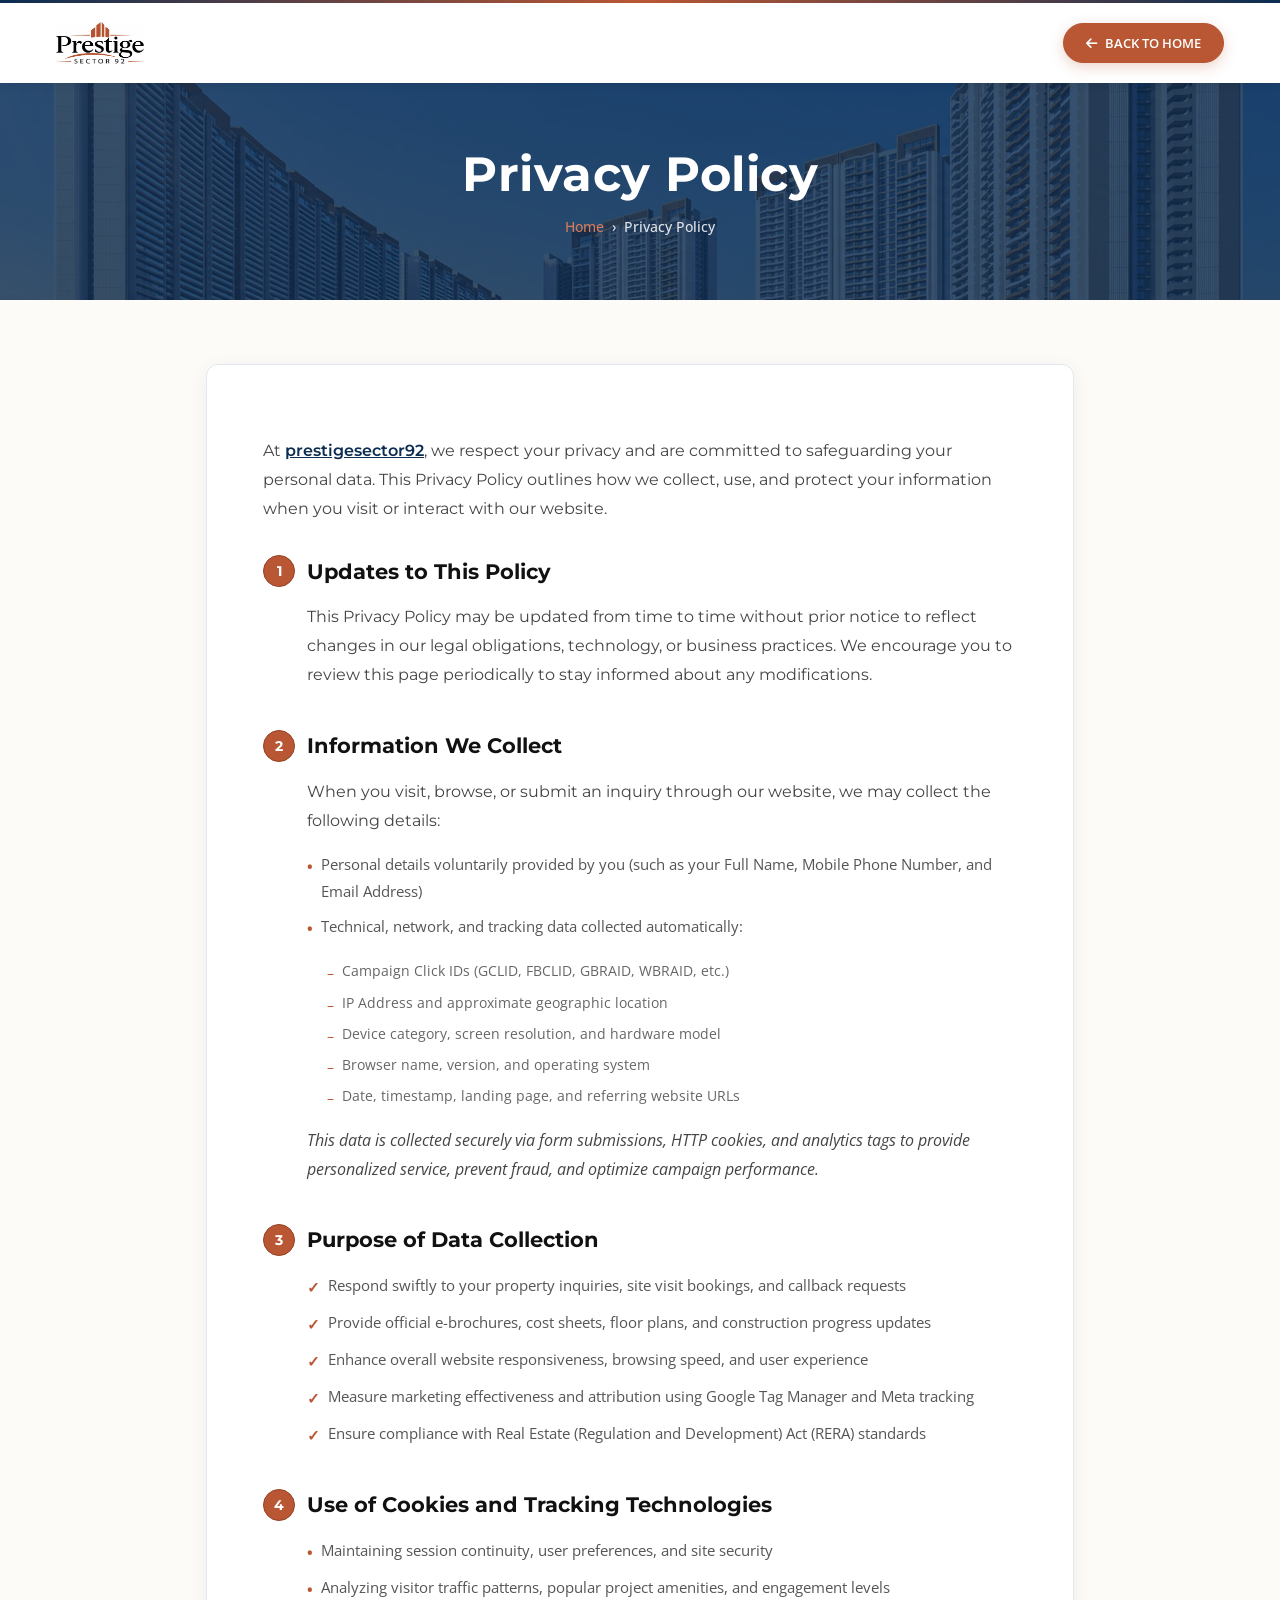
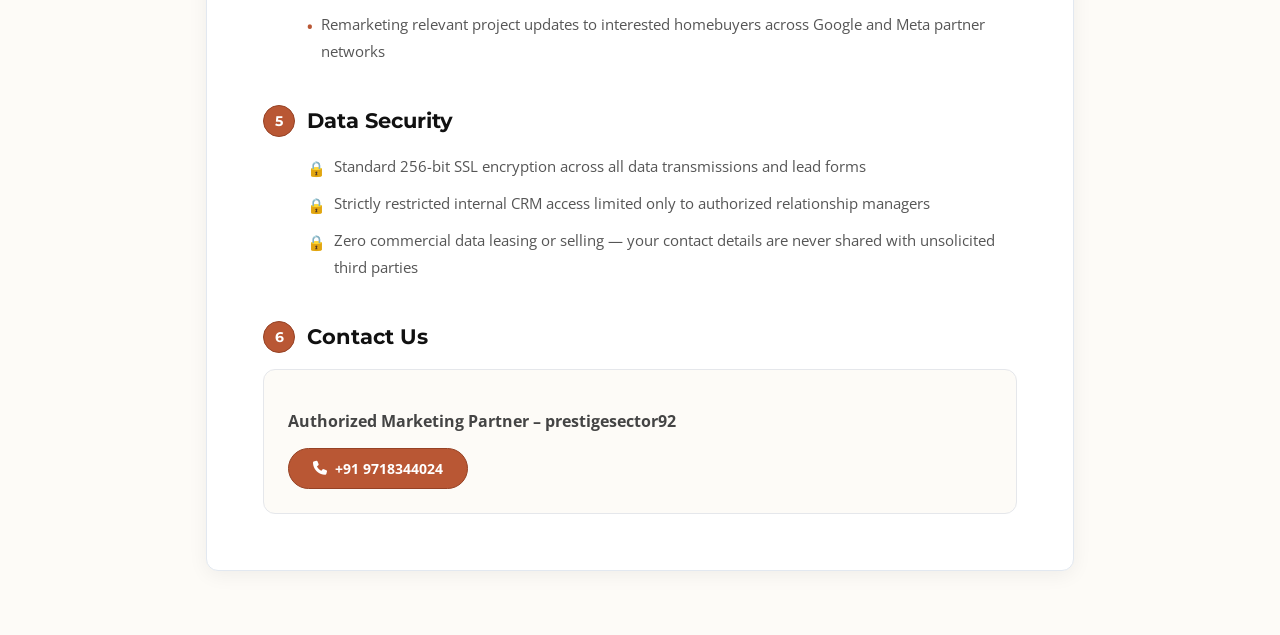
<file: privacy-policy.html>
<!DOCTYPE html>
<html lang="en">
<head>
    <meta charset="UTF-8">
    <meta name="viewport" content="width=device-width, initial-scale=1.0">
    <meta http-equiv="Cache-Control" content="no-cache, no-store, must-revalidate" />
    <meta http-equiv="Pragma" content="no-cache" />
    <meta http-equiv="Expires" content="0" />
    <script src="config.js?v=4.7"></script>
    <script src="metaData.js?v=1.0"></script>
    <title>Privacy Policy | Prestige Sector 92 Gurgaon</title>
    <meta name="description" content="Privacy Policy for Prestige Sector 92 Gurgaon." />
    <link rel="canonical" href="https://prestigesector92.co.in/privacy-policy.html" />
    <link rel="icon" type="image/webp" href="images/favicon/fav.webp">
    <link rel="shortcut icon" href="images/favicon/fav.webp">
    <link rel="apple-touch-icon" href="images/favicon/fav.webp">
    <link rel="preconnect" href="https://fonts.googleapis.com">
    <link rel="preconnect" href="https://fonts.gstatic.com" crossorigin>
    <link href="https://fonts.googleapis.com/css2?family=Montserrat:wght@400;500;600;700&family=Open+Sans:wght@400;500;600;700&family=Poppins:wght@300;400;500;600;700;800&display=swap" rel="stylesheet">
    <link rel="stylesheet" href="https://cdnjs.cloudflare.com/ajax/libs/font-awesome/6.5.1/css/all.min.css">
    <style>
      :root {
        --color-gold: #B95734;
        --color-gold-light: #d67a58;
        --color-gold-dark: #964225;
        --color-gold-bg: rgba(185, 87, 52, 0.1);
        --color-dark: #0b2d52;
        --color-text: #212529;
        --font-poppins: 'Poppins', sans-serif;
        --font-sans: 'Open Sans', sans-serif;
        --font-jost: 'Montserrat', sans-serif;
      }
      * { box-sizing: border-box; }
      body { font-family: 'Open Sans', sans-serif; margin: 0; background-color: #fdfbf7; color: #212529; }
      .btn-primary-pp {
        background: #B95734; color: #fff; border: 1px solid #B95734; padding: 10px 22px;
        border-radius: 50px; font-size: 13px; font-weight: 600;
        text-decoration: none; display: inline-flex; align-items: center; gap: 8px;
        transition: all 0.3s ease; box-shadow: 0 4px 14px rgba(185, 87, 52, 0.25);
      }
      .btn-primary-pp:hover { background: #964225; color: #fff; border-color: #964225; transform: translateY(-1px); }
      .section-num {
        display: inline-flex; align-items: center; justify-content: center;
        width: 32px; height: 32px; border-radius: 50%;
        background: #B95734; color: #ffffff; font-size: 14px; font-weight: 700;
        flex-shrink: 0; border: 1px solid #964225;
      }
      @media (max-width: 480px) {
        .privacy-nav-inner { height: 64px !important; padding: 0 12px !important; gap: 10px; }
        .privacy-nav-logo { height: 30px !important; max-width: calc(100vw - 160px) !important; }
        .privacy-nav-home { flex-shrink: 0; white-space: nowrap; padding: 8px 14px; font-size: 11px; }
        .privacy-nav-spacer { height: 64px !important; }
      }
    </style>

    <!-- Google Tag Manager -->
    <script>(function(w,d,s,l,i){w[l]=w[l]||[];w[l].push({'gtm.start':
    new Date().getTime(),event:'gtm.js'});var f=d.getElementsByTagName(s)[0],
    j=d.createElement(s),dl=l!='dataLayer'?'&l='+l:'';j.async=true;j.src=
    'https://www.googletagmanager.com/gtm.js?id='+i+dl;f.parentNode.insertBefore(j,f);
    })(window,document,'script','dataLayer',window.GTM_ID || 'GTM-575H8R87');</script>
    <!-- End Google Tag Manager -->
</head>
<body class="font-sans antialiased">

  <!-- Google Tag Manager (noscript) -->
  <noscript><iframe src="https://www.googletagmanager.com/ns.html?id=GTM-575H8R87"
  height="0" width="0" style="display:none;visibility:hidden"></iframe></noscript>
  <!-- End Google Tag Manager (noscript) -->

  <!-- Navbar -->
  <nav style="position: fixed; top: 0; left: 0; right: 0; z-index: 50; background: #fff; box-shadow: 0 2px 8px rgba(0,0,0,0.08);">
    <div style="height: 3px; width: 100%; background: linear-gradient(90deg, #0b2d52, #B95734, #0b2d52);"></div>
    <div class="privacy-nav-inner" style="max-width: 1200px; margin: 0 auto; padding: 0 16px; display: flex; align-items: center; justify-content: space-between; height: 80px;">
      <a href="index.html" style="display: flex; align-items: center;">
        <img src="images/logo/logo.webp" alt="Logo" class="privacy-nav-logo" style="height: 42px; max-width: 200px; width: auto; object-fit: contain;">
      </a>
      <a href="index.html" class="btn-primary-pp privacy-nav-home">
        <i class="fa-solid fa-arrow-left"></i> BACK TO HOME
      </a>
    </div>
  </nav>
  <div class="privacy-nav-spacer" style="height: 80px;"></div>

  <!-- Hero Banner -->
  <section style="position: relative; display: flex; align-items: center; justify-content: center; text-align: center; min-height: 220px; background-image: url('images/hero/banner1.webp'); background-size: cover; background-position: center;">
    <div style="position: absolute; inset: 0; background: rgba(11, 45, 82, 0.82);"></div>
    <div style="position: relative; z-index: 10; padding: 40px 16px;">
      <h1 style="color: #fff; font-weight: 700; font-size: clamp(30px, 5vw, 48px); font-family: var(--font-jost); letter-spacing: 0.5px; margin: 0 0 14px;">Privacy Policy</h1>
      <div style="display: flex; align-items: center; justify-content: center; gap: 8px; color: rgba(255,255,255,0.85); font-size: 14px; font-weight: 500;">
        <a href="index.html" style="color: #d67a58; text-decoration: none;">Home</a>
        <span>›</span>
        <span>Privacy Policy</span>
      </div>
    </div>
  </section>

  <!-- Content Section -->
  <section style="padding: clamp(32px, 6vw, 64px) 16px;">
    <div style="max-width: 900px; margin: 0 auto; padding: 0 16px;">
      <div style="background: #fff; border-radius: 12px; box-shadow: 0 4px 20px rgba(0,0,0,0.06); padding: clamp(24px, 5vw, 56px); border: 1px solid #e2e8f0;">

        <!-- Intro -->
        <p style="margin-bottom: 32px; font-size: 15px; line-height: 1.8; color: #444; font-family: var(--font-jost);">
          At <a href="index.html" class="dynamic-domain-brand" style="color: #0b2d52; font-weight: 600; text-decoration: underline;">prestigesector92</a>, we respect your privacy and are committed to safeguarding your personal data. This Privacy Policy outlines how we collect, use, and protect your information when you visit or interact with our website.
        </p>

        <!-- Section 1 -->
        <div style="margin-bottom: 40px;">
          <h2 style="display: flex; align-items: center; gap: 12px; margin-bottom: 16px; font-size: 21px; font-weight: 700; color: #0b2d52; font-family: var(--font-jost);">
            <span class="section-num">1</span> Updates to This Policy
          </h2>
          <p style="font-size: 15px; line-height: 1.8; color: #555; font-family: var(--font-jost); padding-left: 44px; margin: 0;">
            This Privacy Policy may be updated from time to time without prior notice to reflect changes in our legal obligations, technology, or business practices. We encourage you to review this page periodically to stay informed about any modifications.
          </p>
        </div>

        <!-- Section 2 -->
        <div style="margin-bottom: 40px;">
          <h2 style="display: flex; align-items: center; gap: 12px; margin-bottom: 16px; font-size: 21px; font-weight: 700; color: #0b2d52; font-family: var(--font-jost);">
            <span class="section-num">2</span> Information We Collect
          </h2>
          <div style="padding-left: 44px;">
            <p style="font-size: 15px; line-height: 1.8; color: #555; font-family: var(--font-jost); margin-bottom: 16px;">When you visit, browse, or submit an inquiry through our website, we may collect the following details:</p>
            <ul style="list-style: none; padding: 0; margin: 0 0 16px;">
              <li style="display: flex; align-items: flex-start; gap: 8px; font-size: 15px; color: #555; line-height: 1.8; margin-bottom: 8px;"><span style="color: #B95734; font-weight: 700; flex-shrink: 0; margin-top: 2px;">•</span>Personal details voluntarily provided by you (such as your Full Name, Mobile Phone Number, and Email Address)</li>
              <li style="display: flex; align-items: flex-start; gap: 8px; font-size: 15px; color: #555; line-height: 1.8; margin-bottom: 8px;"><span style="color: #B95734; font-weight: 700; flex-shrink: 0; margin-top: 2px;">•</span>Technical, network, and tracking data collected automatically:</li>
            </ul>
            <ul style="list-style: none; padding-left: 20px; margin: 0 0 16px;">
              <li style="display: flex; align-items: flex-start; gap: 8px; font-size: 14px; color: #666; line-height: 1.8; margin-bottom: 4px;"><span style="color: #B95734; flex-shrink: 0; margin-top: 2px;">–</span>Campaign Click IDs (GCLID, FBCLID, GBRAID, WBRAID, etc.)</li>
              <li style="display: flex; align-items: flex-start; gap: 8px; font-size: 14px; color: #666; line-height: 1.8; margin-bottom: 4px;"><span style="color: #B95734; flex-shrink: 0; margin-top: 2px;">–</span>IP Address and approximate geographic location</li>
              <li style="display: flex; align-items: flex-start; gap: 8px; font-size: 14px; color: #666; line-height: 1.8; margin-bottom: 4px;"><span style="color: #B95734; flex-shrink: 0; margin-top: 2px;">–</span>Device category, screen resolution, and hardware model</li>
              <li style="display: flex; align-items: flex-start; gap: 8px; font-size: 14px; color: #666; line-height: 1.8; margin-bottom: 4px;"><span style="color: #B95734; flex-shrink: 0; margin-top: 2px;">–</span>Browser name, version, and operating system</li>
              <li style="display: flex; align-items: flex-start; gap: 8px; font-size: 14px; color: #666; line-height: 1.8; margin-bottom: 4px;"><span style="color: #B95734; flex-shrink: 0; margin-top: 2px;">–</span>Date, timestamp, landing page, and referring website URLs</li>
            </ul>
            <p style="font-size: 14px; line-height: 1.8; color: #777; font-style: italic; margin: 0;">This data is collected securely via form submissions, HTTP cookies, and analytics tags to provide personalized service, prevent fraud, and optimize campaign performance.</p>
          </div>
        </div>

        <!-- Section 3 -->
        <div style="margin-bottom: 40px;">
          <h2 style="display: flex; align-items: center; gap: 12px; margin-bottom: 16px; font-size: 21px; font-weight: 700; color: #0b2d52; font-family: var(--font-jost);">
            <span class="section-num">3</span> Purpose of Data Collection
          </h2>
          <ul style="list-style: none; padding-left: 44px; margin: 0;">
            <li style="display: flex; align-items: flex-start; gap: 8px; font-size: 15px; color: #555; line-height: 1.8; margin-bottom: 8px;"><span style="color: #B95734; font-weight: 700; flex-shrink: 0; margin-top: 2px;">✓</span>Respond swiftly to your property inquiries, site visit bookings, and callback requests</li>
            <li style="display: flex; align-items: flex-start; gap: 8px; font-size: 15px; color: #555; line-height: 1.8; margin-bottom: 8px;"><span style="color: #B95734; font-weight: 700; flex-shrink: 0; margin-top: 2px;">✓</span>Provide official e-brochures, cost sheets, floor plans, and construction progress updates</li>
            <li style="display: flex; align-items: flex-start; gap: 8px; font-size: 15px; color: #555; line-height: 1.8; margin-bottom: 8px;"><span style="color: #B95734; font-weight: 700; flex-shrink: 0; margin-top: 2px;">✓</span>Enhance overall website responsiveness, browsing speed, and user experience</li>
            <li style="display: flex; align-items: flex-start; gap: 8px; font-size: 15px; color: #555; line-height: 1.8; margin-bottom: 8px;"><span style="color: #B95734; font-weight: 700; flex-shrink: 0; margin-top: 2px;">✓</span>Measure marketing effectiveness and attribution using Google Tag Manager and Meta tracking</li>
            <li style="display: flex; align-items: flex-start; gap: 8px; font-size: 15px; color: #555; line-height: 1.8; margin-bottom: 8px;"><span style="color: #B95734; font-weight: 700; flex-shrink: 0; margin-top: 2px;">✓</span>Ensure compliance with Real Estate (Regulation and Development) Act (RERA) standards</li>
          </ul>
        </div>

        <!-- Section 4 -->
        <div style="margin-bottom: 40px;">
          <h2 style="display: flex; align-items: center; gap: 12px; margin-bottom: 16px; font-size: 21px; font-weight: 700; color: #0b2d52; font-family: var(--font-jost);">
            <span class="section-num">4</span> Use of Cookies and Tracking Technologies
          </h2>
          <ul style="list-style: none; padding-left: 44px; margin: 0;">
            <li style="display: flex; align-items: flex-start; gap: 8px; font-size: 15px; color: #555; line-height: 1.8; margin-bottom: 8px;"><span style="color: #B95734; font-weight: 700; flex-shrink: 0; margin-top: 2px;">•</span>Maintaining session continuity, user preferences, and site security</li>
            <li style="display: flex; align-items: flex-start; gap: 8px; font-size: 15px; color: #555; line-height: 1.8; margin-bottom: 8px;"><span style="color: #B95734; font-weight: 700; flex-shrink: 0; margin-top: 2px;">•</span>Analyzing visitor traffic patterns, popular project amenities, and engagement levels</li>
            <li style="display: flex; align-items: flex-start; gap: 8px; font-size: 15px; color: #555; line-height: 1.8; margin-bottom: 8px;"><span style="color: #B95734; font-weight: 700; flex-shrink: 0; margin-top: 2px;">•</span>Remarketing relevant project updates to interested homebuyers across Google and Meta partner networks</li>
          </ul>
        </div>

        <!-- Section 5 -->
        <div style="margin-bottom: 40px;">
          <h2 style="display: flex; align-items: center; gap: 12px; margin-bottom: 16px; font-size: 21px; font-weight: 700; color: #0b2d52; font-family: var(--font-jost);">
            <span class="section-num">5</span> Data Security
          </h2>
          <ul style="list-style: none; padding-left: 44px; margin: 0;">
            <li style="display: flex; align-items: flex-start; gap: 8px; font-size: 15px; color: #555; line-height: 1.8; margin-bottom: 8px;"><span style="color: #25D366; font-weight: 700; flex-shrink: 0; margin-top: 2px;">🔒</span>Standard 256-bit SSL encryption across all data transmissions and lead forms</li>
            <li style="display: flex; align-items: flex-start; gap: 8px; font-size: 15px; color: #555; line-height: 1.8; margin-bottom: 8px;"><span style="color: #25D366; font-weight: 700; flex-shrink: 0; margin-top: 2px;">🔒</span>Strictly restricted internal CRM access limited only to authorized relationship managers</li>
            <li style="display: flex; align-items: flex-start; gap: 8px; font-size: 15px; color: #555; line-height: 1.8; margin-bottom: 8px;"><span style="color: #25D366; font-weight: 700; flex-shrink: 0; margin-top: 2px;">🔒</span>Zero commercial data leasing or selling — your contact details are never shared with unsolicited third parties</li>
          </ul>
        </div>

        <!-- Section 6 -->
        <div>
          <h2 style="display: flex; align-items: center; gap: 12px; margin-bottom: 16px; font-size: 21px; font-weight: 700; color: #0b2d52; font-family: var(--font-jost);">
            <span class="section-num">6</span> Contact Us
          </h2>
          <div style="border-radius: 12px; padding: 24px; background: #fdfbf7; border: 1px solid #e5e7eb;">
            <p style="margin-bottom: 16px; font-size: 15px; font-weight: 700; color: #0b2d52;">Authorized Marketing Partner – <span class="dynamic-domain-brand">prestigesector92</span></p>
            <a href="tel:+919718344024" class="call-link" style="display: inline-flex; align-items: center; gap: 8px; padding: 10px 24px; border-radius: 50px; font-size: 14px; font-weight: 700; background: #B95734; color: #fff; text-decoration: none; transition: all 0.3s; border: 1px solid #964225;">
              <i class="fa-solid fa-phone"></i>
              <span class="call-display">+91 9718344024</span>
            </a>
          </div>
        </div>

      </div>
    </div>
  </section>


  <script>
    if (typeof window.applyProjectConfig === "function") {
      window.applyProjectConfig();
    }
  </script>
</body>
</html>
</file>
<file: form.css>
/* ================= ADANI FORM THEME ================= */
.rs-lead-form{
    border-radius: 5px !important;
    background: #ffffff;
    /*box-shadow: 0 54px 5px rgba(11, 45, 82, .25);*/
    /* border-top: 6px solid #c9a24d; */
    max-width: 450px;
}
.input-p {
    padding: 4px!important;
}

/* Headings / labels */
.rs-lead-form .form-label{
  font-weight:600;
  font-size:13px;
  color:#0b2d52; /* Adani blue */
}
.border {
    border-bottom: 1px solid #ccc !important;
    border-top: 0!important;
    border-left: 0!important;
    border-right: 0!important;
    border-radius: 0!important;
}

/* Inputs */
.rs-lead-form .form-control,
.rs-lead-form .form-select{
  /*border-radius:12px;*/
  border:0;
  padding:12px 14px;
  font-size:14px;
  transition:all .25s ease;
}

.rs-lead-form .form-control:focus,
.rs-lead-form .form-select:focus {
  border: none !important;
  border-bottom: 1px solid #c9a24d !important;
  border-radius: 0 !important;
  box-shadow: 0 2px 0 0 rgba(201, 162, 77, 0.25);
}

/* Phone row spacing fix */
.rs-lead-form .d-flex.gap-2{
  align-items:flex-start;
}

/* Checkbox */
/* Consent row fix */
.rs-lead-form .form-check{
  display:flex;
  align-items:flex-start;
  justify-content: flex-start;
  gap:10px;
  padding-left:0px;
}

/* Checkbox */
.rs-lead-form .form-check-input{
  margin-top:3px;           /* aligns with first text line */
  flex-shrink:0;
  width:15px;
  height:15px;
}

/* Consent text */
.rs-lead-form .form-check-label{
  font-size:12px;
  line-height:1.5;
  color:#555;
}

.rs-lead-form .form-check-input:checked{
  background-color:#0b2d52;
  border-color:#0b2d52;
}



/* Invalid feedback */
.rs-lead-form .invalid-feedback{
  font-size:11px;
  margin-top:4px;
}

/* ================= SUBMIT BUTTON ================= */
.rs-lead-form .btn-primary{
  background: linear-gradient(
    90deg,
    var(--brand-purple),
    var(--birla-blue),
    var(--brand-purple)
  );

  background-size: 300% 100%;
  animation: waveMix 4s ease-in-out infinite;
  border:none;
  border-radius:50px;
  font-size:15px;
  letter-spacing:.3px;
  transition:all .3s ease;
  box-shadow:0 10px 25px rgba(11,45,82,.35);
}

/* Gold orbit border */
.rs-lead-form .btn-primary::before{
  content:"";
  position:absolute;
  inset:-2px;
  border-radius:inherit;
  border:2px solid var(--theme-primary, #b95734);
  animation:orbit 4s linear infinite;
  pointer-events:none;
}

/* Button hover */
.rs-lead-form .btn-primary:hover{
  background: var(--theme-hover, #09223f) !important;
  box-shadow:0 14px 35px rgba(11,45,82,.45);
}

/* Spinner alignment */
.rs-lead-form .spinner-border{
  width:18px;
  height:18px;
}

/* ================= TRUST ICONS ================= */
.rs-lead-form .bi:not(.btn-primary .bi){
  color: var(--theme-heading, #0b2d52);
}
.rs-lead-form .btn-primary,
.rs-lead-form .btn-primary *,
.rs-lead-form .btn-primary .bi {
  color: var(--theme-btn-text, #ffffff) !important;
}

.rs-lead-form .small{
  font-size:11px;
  color:#444;
}

/* ================= ORBIT ANIMATION ================= */
@keyframes orbit{
  0%   {clip-path:polygon(0 0,100% 0,100% 8%,0 8%)}
  25%  {clip-path:polygon(92% 0,100% 0,100% 100%,92% 100%)}
  50%  {clip-path:polygon(0 92%,100% 92%,100% 100%,0 100%)}
  75%  {clip-path:polygon(0 0,8% 0,8% 100%,0 100%)}
  100% {clip-path:polygon(0 0,100% 0,100% 8%,0 8%)}
}
</file>
